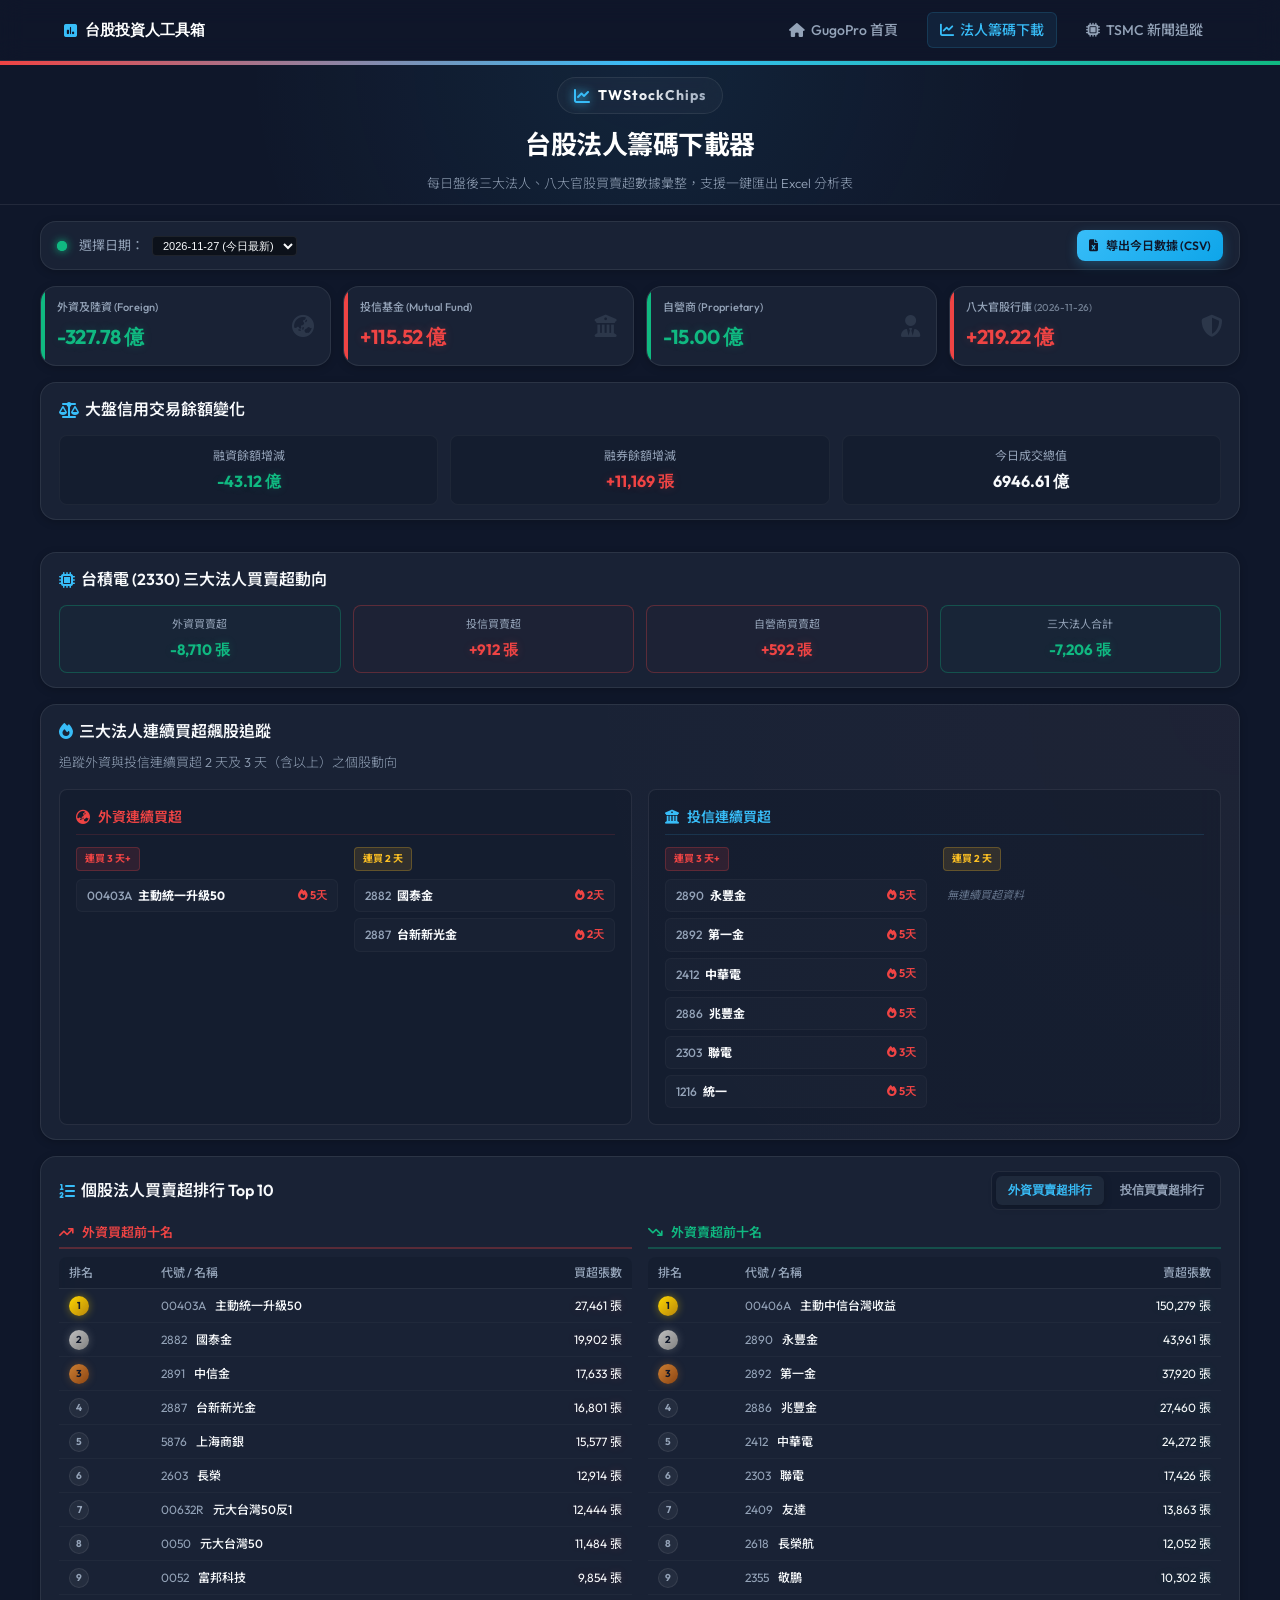
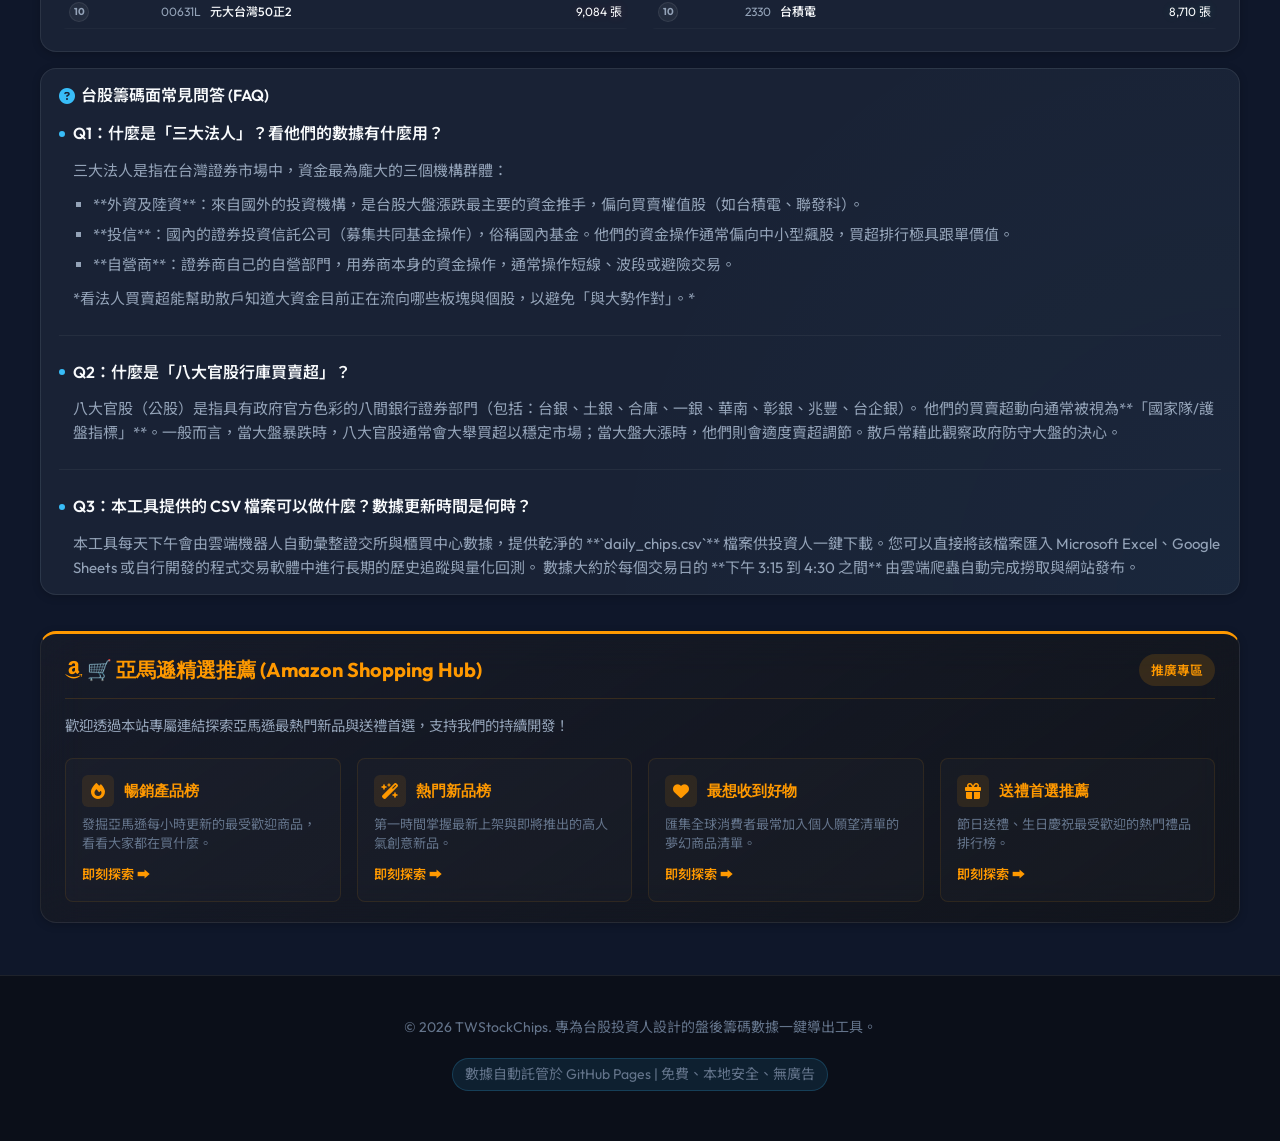
<file: index.html>
<!DOCTYPE html>
<html lang="zh-TW">
<head>
    <meta charset="UTF-8">
    <meta name="viewport" content="width=device-width, initial-scale=1.0">
    <title>台股法人籌碼下載器 | 每日三大法人、官股買賣超金額與個股排行一鍵導出</title>
    <meta name="description" content="免費且專業的台股盤後籌碼分析工具。每日下午自動更新外資、投信、自營商及八大官股買賣超金額，提供個股買賣超 Top 10 排行與融資融券數據，支援一鍵下載 CSV/Excel。">
    <!-- Google Fonts -->
    <link rel="preconnect" href="https://fonts.googleapis.com">
    <link rel="preconnect" href="https://fonts.gstatic.com" crossorigin>
    <link href="https://fonts.googleapis.com/css2?family=Noto+Sans+TC:wght@300;400;500;700&family=Outfit:wght@300;400;500;600;700&display=swap" rel="stylesheet">
    <!-- FontAwesome 圖示 -->
    <link rel="stylesheet" href="https://cdnjs.cloudflare.com/ajax/libs/font-awesome/6.4.0/css/all.min.css">
    <link rel="stylesheet" href="style.css">
    <!-- Busuanzi View Counter -->
    <script async src="//busuanzi.ibruce.info/busuanzi/2.3/busuanzi.pure.mini.js"></script>
    <!-- Google Analytics 4 (GA4) -->
    <script async src="https://www.googletagmanager.com/gtag/js?id=G-GF1DYLWMKX"></script>
    <script>
        window.dataLayer = window.dataLayer || [];
        function gtag(){dataLayer.push(arguments);}
        gtag('js', new Date());
        gtag('config', 'G-GF1DYLWMKX');
    </script>
</head>
<body>

    <!-- 頂部導覽列 -->
    <nav class="top-nav">
        <div class="container nav-container">
            <div class="nav-brand">
                <i class="fa-solid fa-square-poll-vertical" style="color: var(--color-accent);"></i>
                <span>台股投資人工具箱</span>
            </div>
            <div class="nav-links">
                <a href="https://gugopro.com" class="nav-link" target="_blank"><i class="fa-solid fa-house"></i> GugoPro 首頁</a>
                <a href="./" class="nav-link active"><i class="fa-solid fa-chart-line"></i> 法人籌碼下載</a>
                <a href="tsmc-news/" class="nav-link"><i class="fa-solid fa-microchip"></i> TSMC 新聞追蹤</a>
            </div>
        </div>
    </nav>

    <!-- 頂部金融終端風格 Header -->
    <header class="app-header">
        <div class="header-bg-gradient"></div>
        <div class="container header-content">
            <div class="logo">
                <i class="fa-solid fa-chart-line logo-icon"></i>
                <span class="logo-text">TWStockChips</span>
            </div>
            <h1>台股法人籌碼下載器</h1>
            <p class="subtitle">每日盤後三大法人、八大官股買賣超數據彙整，支援一鍵匯出 Excel 分析表</p>
        </div>
    </header>

    <main class="container main-content">
        <!-- 頂部狀態列與下載按鈕 -->
        <section class="status-download-bar animate-fade-in">
            <div class="status-info">
                <span class="pulse-indicator"></span>
                <span class="status-text" style="display: inline-flex; align-items: center; gap: 8px;">
                    選擇日期：
                    <select id="date-select" style="background: rgba(0,0,0,0.5); border: 1px solid var(--border-color); color: var(--text-primary); border-radius: 4px; padding: 2px 6px; font-size: 11px; cursor: pointer; outline: none;">
                        <option value="today">加載中...</option>
                    </select>
                </span>
            </div>
            <div class="download-actions">
                <a href="data/daily_chips.csv" download id="link-download-csv" class="btn btn-primary btn-sm">
                    <i class="fa-solid fa-file-excel"></i> 導出今日數據 (CSV)
                </a>

            </div>
        </section>


        <!-- 第一部分：三大法人與官股買賣超卡片 (台股習慣：紅買綠賣) -->
        <section class="summary-grid animate-fade-in delay-100">
            <!-- 外資 -->
            <div class="card stat-card" id="card-foreign">
                <div class="card-inner-flex">
                    <div>
                        <span class="stat-title">外資及陸資 (Foreign)</span>
                        <h3 class="stat-value" id="val-foreign">0.0 億</h3>
                    </div>
                    <i class="fa-solid fa-earth-asia stat-card-icon"></i>
                </div>
            </div>
            <!-- 投信 -->
            <div class="card stat-card" id="card-trust">
                <div class="card-inner-flex">
                    <div>
                        <span class="stat-title">投信基金 (Mutual Fund)</span>
                        <h3 class="stat-value" id="val-trust">0.0 億</h3>
                    </div>
                    <i class="fa-solid fa-building-columns stat-card-icon"></i>
                </div>
            </div>
            <!-- 自營商 -->
            <div class="card stat-card" id="card-dealer">
                <div class="card-inner-flex">
                    <div>
                        <span class="stat-title">自營商 (Proprietary)</span>
                        <h3 class="stat-value" id="val-dealer">0.0 億</h3>
                    </div>
                    <i class="fa-solid fa-user-tie stat-card-icon"></i>
                </div>
            </div>
            <!-- 八大官股 -->
            <div class="card stat-card" id="card-gov">
                <div class="card-inner-flex">
                    <div>
                        <span class="stat-title">八大官股行庫 (Gov Banks)</span>
                        <h3 class="stat-value" id="val-gov">0.0 億</h3>
                    </div>
                    <i class="fa-solid fa-shield-halved stat-card-icon"></i>
                </div>
            </div>
        </section>

        <!-- 第二部分：大盤信用交易與融資融券 -->
        <section class="card margin-card animate-fade-in delay-200">
            <h2 class="card-title"><i class="fa-solid fa-balance-scale text-accent"></i> 大盤信用交易餘額變化</h2>
            <div class="margin-grid">
                <div class="margin-box">
                    <span class="margin-label">融資餘額增減</span>
                    <span class="margin-value" id="val-margin-buy">0.0 億</span>
                </div>
                <div class="margin-box">
                    <span class="margin-label">融券餘額增減</span>
                    <span class="margin-value" id="val-margin-sell">0 張</span>
                </div>
                <div class="margin-box">
                    <span class="margin-label">今日成交總值</span>
                    <span class="margin-value" id="val-total-volume">0.0 億</span>
                </div>
            </div>
        </section>

        <!-- 新增部分：台積電 (2330) 三大法人買賣超 -->
        <section class="card tsmc-chips-card animate-fade-in delay-200">
            <h2 class="card-title"><i class="fa-solid fa-microchip text-accent"></i> 台積電 (2330) 三大法人買賣超動向</h2>
            <div class="tsmc-chips-grid">
                <div class="tsmc-box" id="tsmc-box-foreign">
                    <span class="tsmc-label">外資買賣超</span>
                    <span class="tsmc-value" id="val-tsmc-foreign">0 張</span>
                </div>
                <div class="tsmc-box" id="tsmc-box-trust">
                    <span class="tsmc-label">投信買賣超</span>
                    <span class="tsmc-value" id="val-tsmc-trust">0 張</span>
                </div>
                <div class="tsmc-box" id="tsmc-box-dealer">
                    <span class="tsmc-label">自營商買賣超</span>
                    <span class="tsmc-value" id="val-tsmc-dealer">0 張</span>
                </div>
                <div class="tsmc-box" id="tsmc-box-total">
                    <span class="tsmc-label">三大法人合計</span>
                    <span class="tsmc-value" id="val-tsmc-total">0 張</span>
                </div>
            </div>
        </section>

        <!-- 新增部分：三大法人連續買超追蹤 -->
        <section class="card streak-card animate-fade-in delay-200">
            <h2 class="card-title" style="margin-bottom: 8px;"><i class="fa-solid fa-fire text-accent"></i> 三大法人連續買超飆股追蹤</h2>
            <p class="subtitle" style="text-align: left; margin: 0 0 16px 0; font-size: 13px;">追蹤外資與投信連續買超 2 天及 3 天（含以上）之個股動向</p>
            <div class="streak-grid">
                <!-- 外資連續買超 -->
                <div class="streak-box">
                    <h3 class="streak-subtitle subtitle-foreign"><i class="fa-solid fa-earth-asia"></i> 外資連續買超</h3>
                    <div class="streak-list-wrapper">
                        <div class="streak-sub-box">
                            <span class="streak-badge badge-3d">連買 3 天+</span>
                            <ul class="streak-list" id="list-foreign-streak-3d">
                                <li class="streak-empty">無連續買超資料</li>
                            </ul>
                        </div>
                        <div class="streak-sub-box">
                            <span class="streak-badge badge-2d">連買 2 天</span>
                            <ul class="streak-list" id="list-foreign-streak-2d">
                                <li class="streak-empty">無連續買超資料</li>
                            </ul>
                        </div>
                    </div>
                </div>
                <!-- 投信連續買超 -->
                <div class="streak-box">
                    <h3 class="streak-subtitle subtitle-trust"><i class="fa-solid fa-building-columns"></i> 投信連續買超</h3>
                    <div class="streak-list-wrapper">
                        <div class="streak-sub-box">
                            <span class="streak-badge badge-3d">連買 3 天+</span>
                            <ul class="streak-list" id="list-trust-streak-3d">
                                <li class="streak-empty">無連續買超資料</li>
                            </ul>
                        </div>
                        <div class="streak-sub-box">
                            <span class="streak-badge badge-2d">連買 2 天</span>
                            <ul class="streak-list" id="list-trust-streak-2d">
                                <li class="streak-empty">無連續買超資料</li>
                            </ul>
                        </div>
                    </div>
                </div>
            </div>
        </section>

        <!-- 第三部分：個股買賣超 Top 10 排行表 (Tabs 切換) -->
        <section class="card ranking-card animate-fade-in delay-200">
            <div class="ranking-header">
                <h2 class="card-title"><i class="fa-solid fa-list-ol text-accent"></i> 個股法人買賣超排行 Top 10</h2>
                <!-- Tabs 選單 -->
                <div class="tab-buttons">
                    <button class="tab-btn active" data-tab="tab-foreign">外資買賣超排行</button>
                    <button class="tab-btn" data-tab="tab-trust">投信買賣超排行</button>
                </div>
            </div>

            <!-- 外資 Tab -->
            <div class="tab-content active" id="tab-foreign">
                <div class="tables-wrapper">
                    <!-- 買超 -->
                    <div class="table-box">
                        <h3 class="table-subtitle subtitle-buy"><i class="fa-solid fa-arrow-trend-up"></i> 外資買超前十名</h3>
                        <div class="table-responsive">
                            <table class="chips-table">
                                <thead>
                                    <tr>
                                        <th>排名</th>
                                        <th>代號 / 名稱</th>
                                        <th class="text-right">買超張數</th>
                                    </tr>
                                </thead>
                                <tbody id="table-foreign-buy-body">
                                    <tr><td colspan="3" class="text-center">讀取中...</td></tr>
                                </tbody>
                            </table>
                        </div>
                    </div>
                    <!-- 賣超 -->
                    <div class="table-box">
                        <h3 class="table-subtitle subtitle-sell"><i class="fa-solid fa-arrow-trend-down"></i> 外資賣超前十名</h3>
                        <div class="table-responsive">
                            <table class="chips-table">
                                <thead>
                                    <tr>
                                        <th>排名</th>
                                        <th>代號 / 名稱</th>
                                        <th class="text-right">賣超張數</th>
                                    </tr>
                                </thead>
                                <tbody id="table-foreign-sell-body">
                                    <tr><td colspan="3" class="text-center">讀取中...</td></tr>
                                </tbody>
                            </table>
                        </div>
                    </div>
                </div>
            </div>

            <!-- 投信 Tab -->
            <div class="tab-content" id="tab-trust">
                <div class="tables-wrapper">
                    <!-- 買超 -->
                    <div class="table-box">
                        <h3 class="table-subtitle subtitle-buy"><i class="fa-solid fa-arrow-trend-up"></i> 投信買超前十名</h3>
                        <div class="table-responsive">
                            <table class="chips-table">
                                <thead>
                                    <tr>
                                        <th>排名</th>
                                        <th>代號 / 名稱</th>
                                        <th class="text-right">買超張數</th>
                                    </tr>
                                </thead>
                                <tbody id="table-trust-buy-body">
                                    <tr><td colspan="3" class="text-center">讀取中...</td></tr>
                                </tbody>
                            </table>
                        </div>
                    </div>
                    <!-- 賣超 -->
                    <div class="table-box">
                        <h3 class="table-subtitle subtitle-sell"><i class="fa-solid fa-arrow-trend-down"></i> 投信賣超前十名</h3>
                        <div class="table-responsive">
                            <table class="chips-table">
                                <thead>
                                    <tr>
                                        <th>排名</th>
                                        <th>代號 / 名稱</th>
                                        <th class="text-right">賣超張數</th>
                                    </tr>
                                </thead>
                                <tbody id="table-trust-sell-body">
                                    <tr><td colspan="3" class="text-center">讀取中...</td></tr>
                                </tbody>
                            </table>
                        </div>
                    </div>
                </div>
            </div>
        </section>

        <!-- SEO FAQ 常見問題問答區 -->
        <section class="card faq-card animate-fade-in delay-300">
            <h2 class="card-title"><i class="fa-solid fa-circle-question text-accent"></i> 台股籌碼面常見問答 (FAQ)</h2>
            <div class="faq-list">
                <div class="faq-item">
                    <h3 class="faq-question">Q1：什麼是「三大法人」？看他們的數據有什麼用？</h3>
                    <div class="faq-answer">
                        三大法人是指在台灣證券市場中，資金最為龐大的三個機構群體：
                        <ul>
                            <li>**外資及陸資**：來自國外的投資機構，是台股大盤漲跌最主要的資金推手，偏向買賣權值股（如台積電、聯發科）。</li>
                            <li>**投信**：國內的證券投資信託公司（募集共同基金操作），俗稱國內基金。他們的資金操作通常偏向中小型飆股，買超排行極具跟單價值。</li>
                            <li>**自營商**：證券商自己的自營部門，用券商本身的資金操作，通常操作短線、波段或避險交易。</li>
                        </ul>
                        *看法人買賣超能幫助散戶知道大資金目前正在流向哪些板塊與個股，以避免「與大勢作對」。*
                    </div>
                </div>
                <div class="faq-item">
                    <h3 class="faq-question">Q2：什麼是「八大官股行庫買賣超」？</h3>
                    <div class="faq-answer">
                        八大官股（公股）是指具有政府官方色彩的八間銀行證券部門（包括：台銀、土銀、合庫、一銀、華南、彰銀、兆豐、台企銀）。
                        他們的買賣超動向通常被視為**「國家隊/護盤指標」**。一般而言，當大盤暴跌時，八大官股通常會大舉買超以穩定市場；當大盤大漲時，他們則會適度賣超調節。散戶常藉此觀察政府防守大盤的決心。
                    </div>
                </div>
                <div class="faq-item">
                    <h3 class="faq-question">Q3：本工具提供的 CSV 檔案可以做什麼？數據更新時間是何時？</h3>
                    <div class="faq-answer">
                        本工具每天下午會由雲端機器人自動彙整證交所與櫃買中心數據，提供乾淨的 **`daily_chips.csv`** 檔案供投資人一鍵下載。您可以直接將該檔案匯入 Microsoft Excel、Google Sheets 或自行開發的程式交易軟體中進行長期的歷史追蹤與量化回測。
                        數據大約於每個交易日的 **下午 3:15 到 4:30 之間** 由雲端爬蟲自動完成撈取與網站發布。
                    </div>
                </div>
            </div>
        </section>

        <!-- Amazon Affiliate Card -->
        <div class="card amazon-affiliate-card" style="border-top: 3px solid #ff9900; background: linear-gradient(145deg, rgba(255, 153, 0, 0.03) 0%, rgba(20, 20, 20, 0.6) 100%); padding: 20px 24px; margin-top: 20px; margin-bottom: 20px;">
            <div class="card-header-flex" style="display: flex; justify-content: space-between; align-items: center; border-bottom: 1px solid rgba(255, 153, 0, 0.15); padding-bottom: 12px; margin-bottom: 16px;">
                <h2 class="section-title" style="margin: 0; font-size: 1.25rem; font-family: 'Outfit', sans-serif; font-weight: 700; color: #ff9900;">
                    <i class="fa-brands fa-amazon"></i> 🛒 亞馬遜精選推薦 (Amazon Shopping Hub)
                </h2>
                <span class="badge" style="padding: 6px 12px; font-size: 0.8rem; font-weight: 600; border-radius: 20px; background: rgba(255, 153, 0, 0.15); color: #ff9900;">
                    推廣專區
                </span>
            </div>
            <p style="margin-bottom: 20px; font-size: 0.9rem; line-height: 1.6; color: var(--text-secondary);">
                歡迎透過本站專屬連結探索亞馬遜最熱門新品與送禮首選，支持我們的持續開發！
            </p>
            <div style="display: grid; grid-template-columns: repeat(auto-fit, minmax(200px, 1fr)); gap: 16px;">
                <!-- Bestsellers -->
                <a href="https://www.amazon.com/gp/bestsellers?tag=9908qq-20" target="_blank" class="amz-item-card" style="text-decoration: none; display: flex; flex-direction: column; background: rgba(255, 255, 255, 0.02); border: 1px solid rgba(255, 153, 0, 0.1); border-radius: 8px; padding: 16px; transition: all 0.25s ease; height: 100%;">
                    <div style="display: flex; align-items: center; gap: 10px; margin-bottom: 8px;">
                        <div style="background: rgba(255, 153, 0, 0.1); width: 32px; height: 32px; border-radius: 6px; display: flex; align-items: center; justify-content: center; color: #ff9900;">
                            <i class="fa-solid fa-fire" style="font-size: 1rem;"></i>
                        </div>
                        <strong style="color: #ff9900; font-size: 0.95rem; font-family: 'Outfit', sans-serif;">暢銷產品榜</strong>
                    </div>
                    <p style="font-size: 0.82rem; color: var(--text-muted); line-height: 1.4; margin-bottom: 12px; flex-grow: 1;">
                        發掘亞馬遜每小時更新的最受歡迎商品，看看大家都在買什麼。
                    </p>
                    <div style="color: #ff9900; font-size: 0.82rem; font-weight: 600; display: flex; align-items: center; gap: 4px;">
                        <span>即刻探索 ➡️</span>
                    </div>
                </a>
                <!-- New Releases -->
                <a href="https://www.amazon.com/gp/new-releases?tag=9908qq-20" target="_blank" class="amz-item-card" style="text-decoration: none; display: flex; flex-direction: column; background: rgba(255, 255, 255, 0.02); border: 1px solid rgba(255, 153, 0, 0.1); border-radius: 8px; padding: 16px; transition: all 0.25s ease; height: 100%;">
                    <div style="display: flex; align-items: center; gap: 10px; margin-bottom: 8px;">
                        <div style="background: rgba(255, 153, 0, 0.1); width: 32px; height: 32px; border-radius: 6px; display: flex; align-items: center; justify-content: center; color: #ff9900;">
                            <i class="fa-solid fa-wand-magic-sparkles" style="font-size: 1rem;"></i>
                        </div>
                        <strong style="color: #ff9900; font-size: 0.95rem; font-family: 'Outfit', sans-serif;">熱門新品榜</strong>
                    </div>
                    <p style="font-size: 0.82rem; color: var(--text-muted); line-height: 1.4; margin-bottom: 12px; flex-grow: 1;">
                        第一時間掌握最新上架與即將推出的高人氣創意新品。
                    </p>
                    <div style="color: #ff9900; font-size: 0.82rem; font-weight: 600; display: flex; align-items: center; gap: 4px;">
                        <span>即刻探索 ➡️</span>
                    </div>
                </a>
                <!-- Most Wished For -->
                <a href="https://www.amazon.com/gp/most-wished-for?tag=9908qq-20" target="_blank" class="amz-item-card" style="text-decoration: none; display: flex; flex-direction: column; background: rgba(255, 255, 255, 0.02); border: 1px solid rgba(255, 153, 0, 0.1); border-radius: 8px; padding: 16px; transition: all 0.25s ease; height: 100%;">
                    <div style="display: flex; align-items: center; gap: 10px; margin-bottom: 8px;">
                        <div style="background: rgba(255, 153, 0, 0.1); width: 32px; height: 32px; border-radius: 6px; display: flex; align-items: center; justify-content: center; color: #ff9900;">
                            <i class="fa-solid fa-heart" style="font-size: 1rem;"></i>
                        </div>
                        <strong style="color: #ff9900; font-size: 0.95rem; font-family: 'Outfit', sans-serif;">最想收到好物</strong>
                    </div>
                    <p style="font-size: 0.82rem; color: var(--text-muted); line-height: 1.4; margin-bottom: 12px; flex-grow: 1;">
                        匯集全球消費者最常加入個人願望清單的夢幻商品清單。
                    </p>
                    <div style="color: #ff9900; font-size: 0.82rem; font-weight: 600; display: flex; align-items: center; gap: 4px;">
                        <span>即刻探索 ➡️</span>
                    </div>
                </a>
                <!-- Gift Ideas -->
                <a href="https://www.amazon.com/gp/most-gifted?tag=9908qq-20" target="_blank" class="amz-item-card" style="text-decoration: none; display: flex; flex-direction: column; background: rgba(255, 255, 255, 0.02); border: 1px solid rgba(255, 153, 0, 0.1); border-radius: 8px; padding: 16px; transition: all 0.25s ease; height: 100%;">
                    <div style="display: flex; align-items: center; gap: 10px; margin-bottom: 8px;">
                        <div style="background: rgba(255, 153, 0, 0.1); width: 32px; height: 32px; border-radius: 6px; display: flex; align-items: center; justify-content: center; color: #ff9900;">
                            <i class="fa-solid fa-gift" style="font-size: 1rem;"></i>
                        </div>
                        <strong style="color: #ff9900; font-size: 0.95rem; font-family: 'Outfit', sans-serif;">送禮首選推薦</strong>
                    </div>
                    <p style="font-size: 0.82rem; color: var(--text-muted); line-height: 1.4; margin-bottom: 12px; flex-grow: 1;">
                        節日送禮、生日慶祝最受歡迎的熱門禮品排行榜。
                    </p>
                    <div style="color: #ff9900; font-size: 0.82rem; font-weight: 600; display: flex; align-items: center; gap: 4px;">
                        <span>即刻探索 ➡️</span>
                    </div>
                </a>
            </div>
        </div>
    </main>

    <!-- 頁尾 -->
    <footer class="app-footer">
        <div class="container">
            <p>© 2026 TWStockChips. 專為台股投資人設計的盤後籌碼數據一鍵導出工具。</p>
            <p class="github-badge">數據自動託管於 GitHub Pages | 免費、本地安全、無廣告</p>
        </div>
    
            <p class="view-counter-box" id="busuanzi_container_site_pv" style="display:none; font-size: 0.85rem; color: var(--text-muted); margin-top: 5px; margin-bottom: 10px; text-align: center;">
                <i class="fa-solid fa-eye" style="margin-right: 5px; color: var(--color-blue, #38bdf8);"></i> 
                本站總瀏覽量：<span id="busuanzi_value_site_pv" style="font-weight: 600; color: var(--color-blue, #38bdf8);">...</span> 次 | 
                <i class="fa-solid fa-user" style="margin-right: 5px; color: var(--color-green, #34d399);"></i> 
                訪客數：<span id="busuanzi_value_site_uv" style="font-weight: 600; color: var(--color-green, #34d399);">...</span> 人
            </p>
</footer>

    <!-- JavaScript 邏輯 -->
    <script src="app.js"></script>
</body>
</html>
</file>
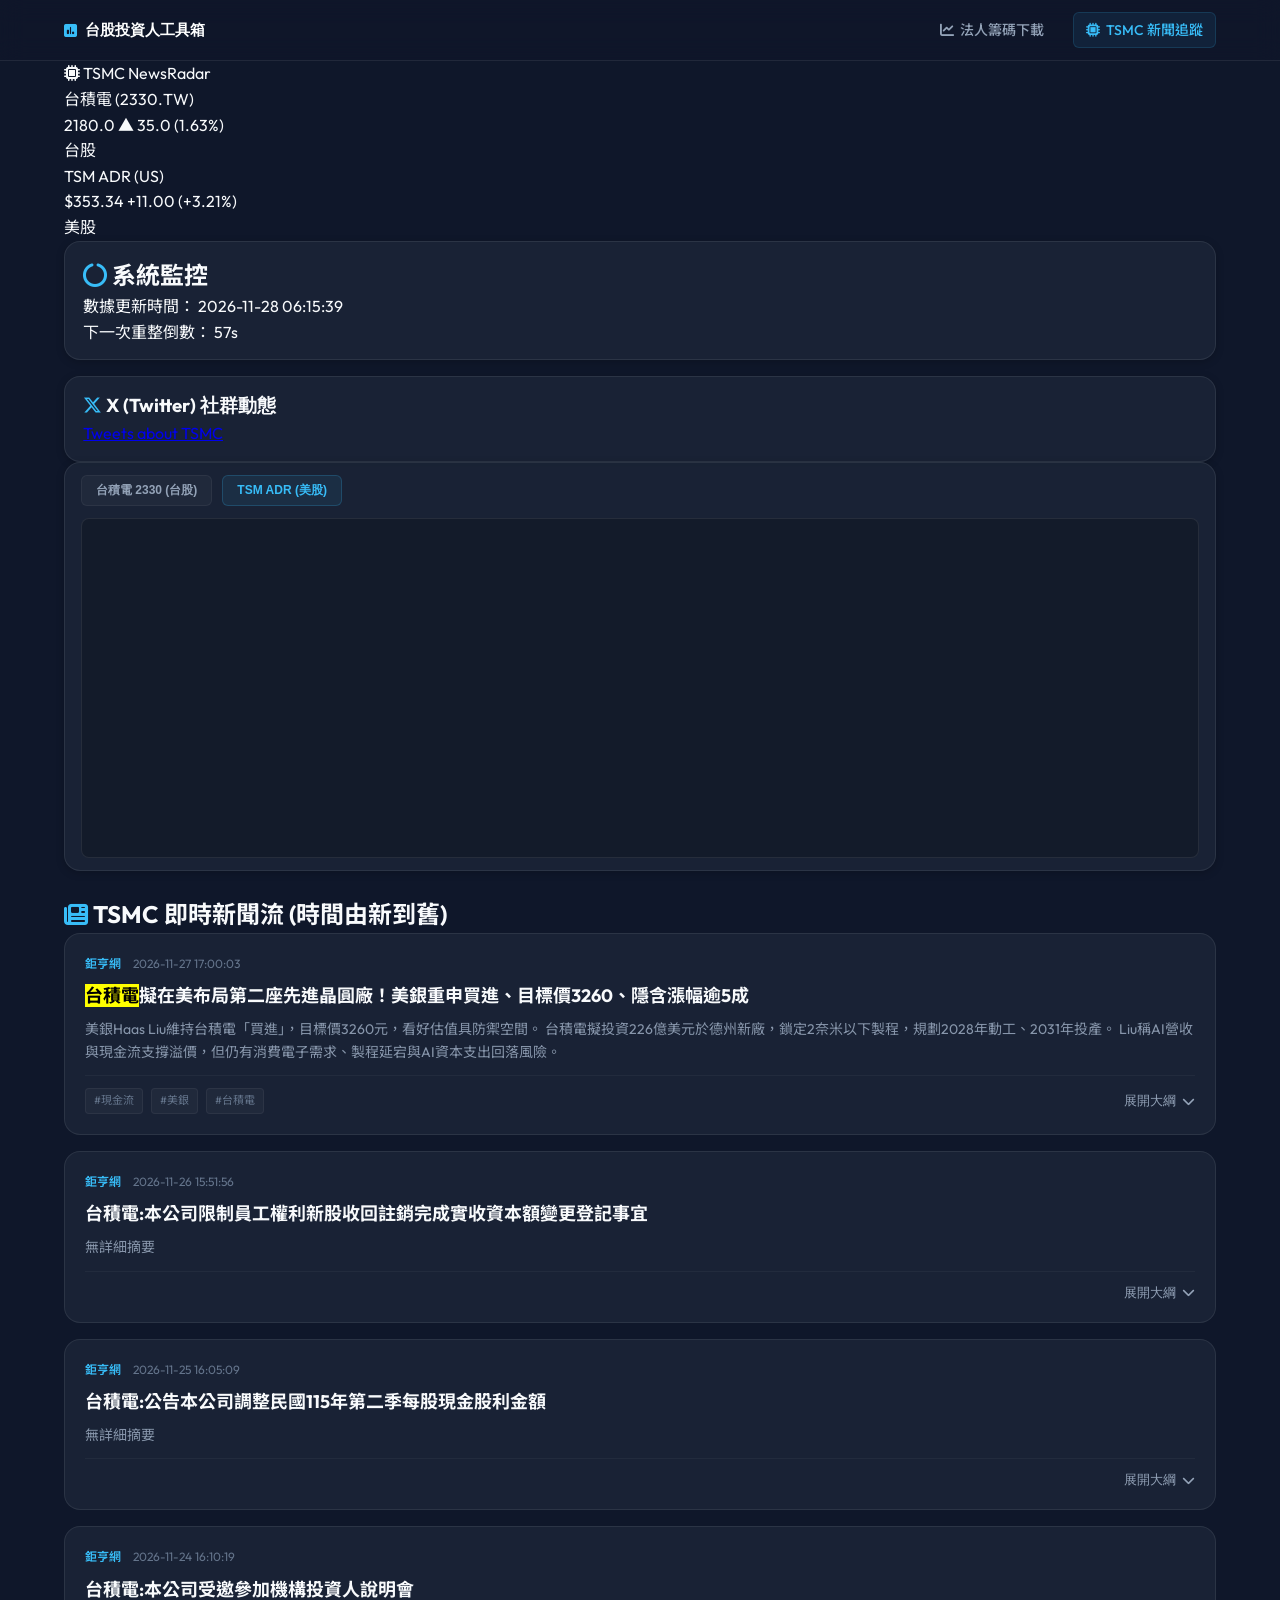
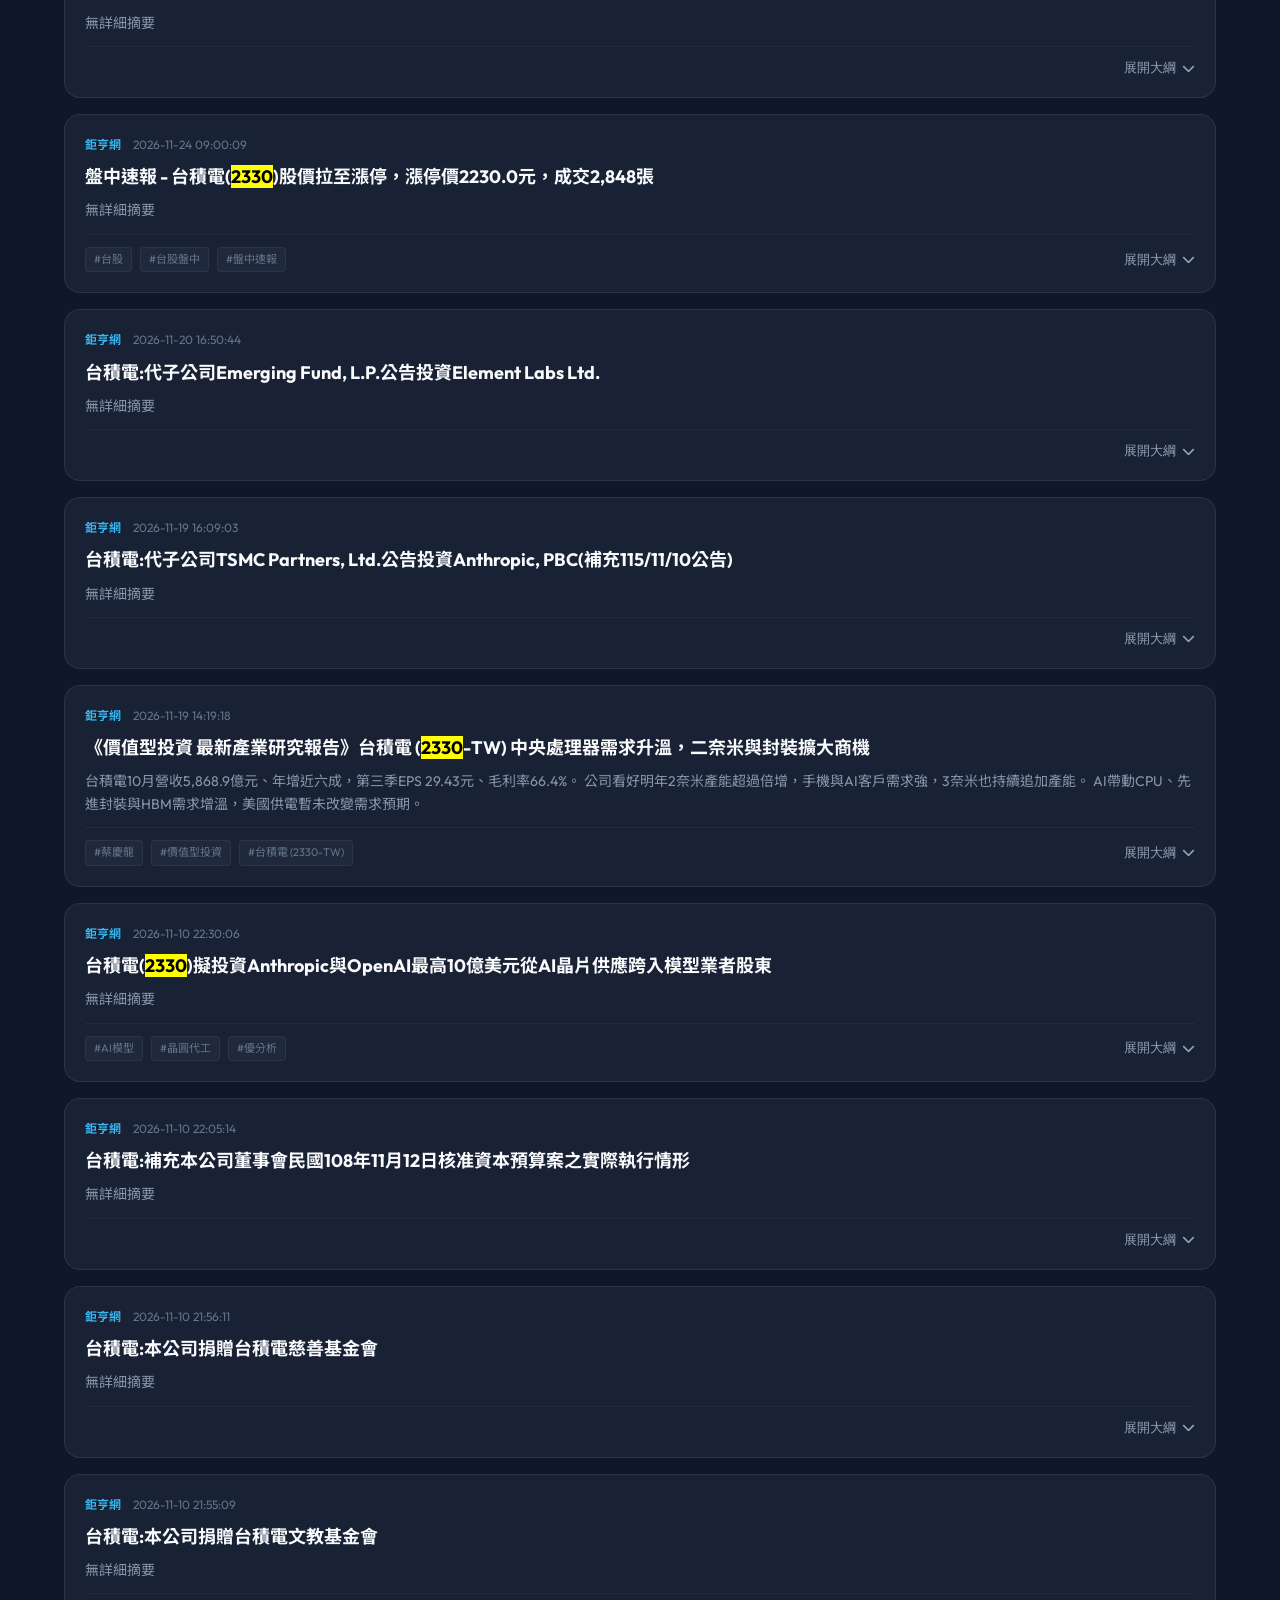
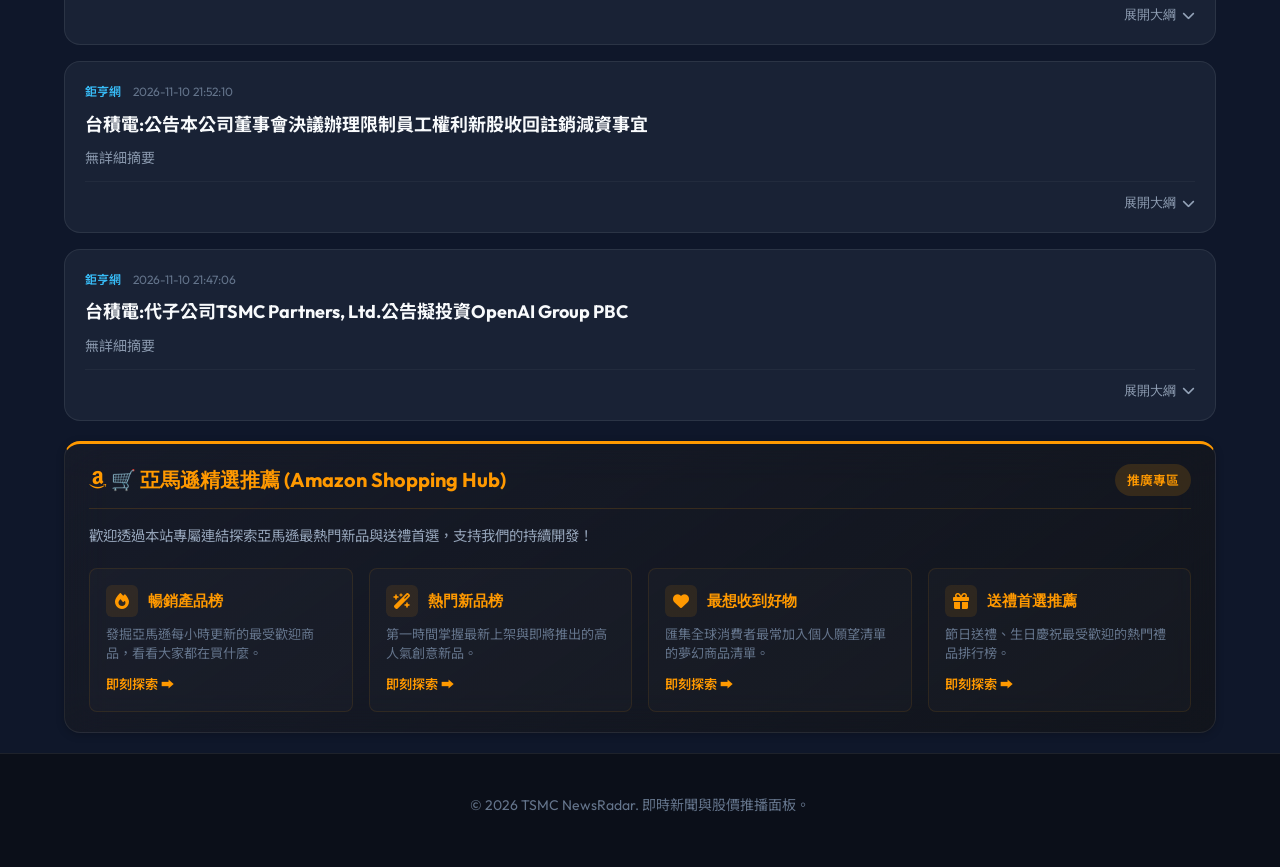
<file: tsmc-news/index.html>
<!DOCTYPE html>
<html lang="zh-TW">
<head>
    <meta charset="UTF-8">
    <meta name="viewport" content="width=device-width, initial-scale=1.0">
    <title>台積電 (2330/TSM) 即時新聞訂閱與股價追蹤器</title>
    <meta name="description" content="台積電 (TSMC) 即時新聞搜尋器。每分鐘自動爬取鉅亨網最新新聞，整合台股2330與美股TSM ADR即時行情，支援 Email 與 Telegram 推播訂閱。">
    <!-- Google Fonts -->
    <link rel="preconnect" href="https://fonts.googleapis.com">
    <link rel="preconnect" href="https://fonts.gstatic.com" crossorigin>
    <link href="https://fonts.googleapis.com/css2?family=Fira+Code:wght@400;500&family=Noto+Sans+TC:wght@300;400;500;700&family=Outfit:wght@300;400;500;600;700&display=swap" rel="stylesheet">
    <!-- FontAwesome 圖示 -->
    <link rel="stylesheet" href="https://cdnjs.cloudflare.com/ajax/libs/font-awesome/6.4.0/css/all.min.css">
    <link rel="stylesheet" href="style.css">
    <!-- Busuanzi View Counter -->
    <script async src="//busuanzi.ibruce.info/busuanzi/2.3/busuanzi.pure.mini.js"></script>
</head>
<body>

    <!-- 頂部導覽列 -->
    <nav class="top-nav">
        <div class="container nav-container">
            <div class="nav-brand">
                <i class="fa-solid fa-square-poll-vertical" style="color: var(--color-accent);"></i>
                <span>台股投資人工具箱</span>
            </div>
            <div class="nav-links">
                <a href="../" class="nav-link"><i class="fa-solid fa-chart-line"></i> 法人籌碼下載</a>
                <a href="./" class="nav-link active"><i class="fa-solid fa-microchip"></i> TSMC 新聞追蹤</a>
            </div>
        </div>
    </nav>

    <!-- 頂部股價即時板 -->
    <header class="ticker-header">
        <div class="ticker-gradient"></div>
        <div class="container ticker-container">
            <div class="brand">
                <i class="fa-solid fa-microchip brand-icon"></i>
                <span class="brand-name">TSMC NewsRadar</span>
            </div>
            
            <div class="ticker-wrapper">
                <!-- 台股 2330 -->
                <div class="ticker-card" id="ticker-tw">
                    <div class="ticker-info">
                        <span class="ticker-label">台積電 (2330.TW)</span>
                        <div class="ticker-price-row">
                            <span class="ticker-price" id="price-tw">0.0</span>
                            <span class="ticker-change" id="change-tw">0.0 (0.00%)</span>
                        </div>
                    </div>
                    <span class="market-badge badge-tw">台股</span>
                </div>
                
                <!-- 美股 TSM ADR -->
                <div class="ticker-card" id="ticker-us">
                    <div class="ticker-info">
                        <span class="ticker-label">TSM ADR (US)</span>
                        <div class="ticker-price-row">
                            <span class="ticker-price" id="price-us">$0.00</span>
                            <span class="ticker-change" id="change-us">0.0 (0.00%)</span>
                        </div>
                    </div>
                    <span class="market-badge badge-us">美股</span>
                </div>
            </div>
        </div>
    </header>

    <main class="container main-layout">
        <!-- 左側面板：統計與狀態控制 -->
        <aside class="sidebar-panel animate-fade-in">
            <!-- 更新狀態卡片 -->
            <div class="card status-card">
                <h2 class="section-title"><i class="fa-solid fa-circle-notch fa-spin text-accent"></i> 系統監控</h2>
                <div class="status-list">
                    <div class="status-item">
                        <span class="status-label">數據更新時間：</span>
                        <span class="status-value" id="last-updated">載入中...</span>
                    </div>
                    <div class="status-item">
                        <span class="status-label">下一次重整倒數：</span>
                        <span class="status-value highlight" id="countdown-timer">60s</span>
                    </div>
                </div>
            </div>



            <!-- Twitter/X Widget -->
            <div class="card twitter-widget-card" style="margin-top: 16px;">
                <h3 class="section-title" style="font-family: 'Outfit', sans-serif;"><i class="fa-brands fa-x-twitter text-accent"></i> X (Twitter) 社群動態</h3>
                <div style="max-height: 400px; overflow-y: auto; border-radius: 8px;">
                    <a class="twitter-timeline" data-height="350" data-theme="dark" href="https://twitter.com/TSMC_Share?ref_src=twsrc%5Etfw">Tweets about TSMC</a> 
                    <script async src="https://platform.twitter.com/widgets.js" charset="utf-8"></script>
                </div>
            </div>
        </aside>

        <!-- 右側面板：新聞主列表 -->
        <section class="news-panel animate-fade-in delay-100">
            <!-- TradingView Chart Widget with Switch Tabs -->
            <div class="tradingview-card card" style="margin-bottom: 24px; padding: 12px 16px;">
                <div class="chart-tabs" style="display: flex; gap: 10px; margin-bottom: 12px;">
                    <button class="chart-tab-btn" onclick="loadTvChart('TAIEX:2330')" style="background: rgba(255, 255, 255, 0.03); border: 1px solid rgba(255, 255, 255, 0.05); color: var(--text-secondary); padding: 6px 14px; border-radius: 6px; cursor: pointer; font-size: 12px; font-weight: 600; outline: none; transition: all 0.2s;">台積電 2330 (台股)</button>
                    <button class="chart-tab-btn active" onclick="loadTvChart('NYSE:TSM')" style="background: rgba(56, 189, 248, 0.08); border: 1px solid rgba(56, 189, 248, 0.2); color: var(--color-accent); padding: 6px 14px; border-radius: 6px; cursor: pointer; font-size: 12px; font-weight: 600; outline: none; transition: all 0.2s;">TSM ADR (美股)</button>
                </div>
                <div style="height: 340px; border-radius: 8px; overflow: hidden; border: 1px solid var(--border-color); background: rgba(0,0,0,0.2);">
                    <div id="tradingview_chart" style="height: 100%;"></div>
                </div>
            </div>
            
            <script type="text/javascript" src="https://s3.tradingview.com/tv.js"></script>
            <script type="text/javascript">
            function loadTvChart(symbol) {
                // Update tab buttons styles
                const btns = document.querySelectorAll('.chart-tab-btn');
                btns.forEach(btn => {
                    if (btn.getAttribute('onclick').includes(symbol)) {
                        btn.style.background = 'rgba(56, 189, 248, 0.08)';
                        btn.style.borderColor = 'rgba(56, 189, 248, 0.2)';
                        btn.style.color = 'var(--color-accent)';
                    } else {
                        btn.style.background = 'rgba(255, 255, 255, 0.03)';
                        btn.style.borderColor = 'rgba(255, 255, 255, 0.05)';
                        btn.style.color = 'var(--text-secondary)';
                    }
                });
                
                new TradingView.widget({
                    "autosize": true,
                    "symbol": symbol,
                    "interval": "D",
                    "timezone": "Asia/Taipei",
                    "theme": "dark",
                    "style": "1",
                    "locale": "zh_TW",
                    "enable_publishing": false,
                    "hide_side_toolbar": false,
                    "allow_symbol_change": true,
                    "container_id": "tradingview_chart"
                });
            }
            // Initial load
            document.addEventListener("DOMContentLoaded", () => {
                setTimeout(() => {
                    loadTvChart('NYSE:TSM');
                }, 500);
            });
            </script>

            <div class="news-header">
                <h2 class="main-title"><i class="fa-solid fa-newspaper text-accent"></i> TSMC 即時新聞流 (時間由新到舊)</h2>
            </div>

            <!-- 新聞容器 -->
            <div class="news-container" id="news-list">
                <!-- 預設載入狀態 -->
                <div class="news-loader">
                    <i class="fa-solid fa-spinner fa-spin loader-icon"></i>
                    <span>正在同步台積電最新新聞...</span>
                </div>
            </div>
        </section>

        <!-- Amazon Affiliate Card -->
        <div class="card amazon-affiliate-card" style="border-top: 3px solid #ff9900; background: linear-gradient(145deg, rgba(255, 153, 0, 0.03) 0%, rgba(20, 20, 20, 0.6) 100%); padding: 20px 24px; margin-top: 20px; margin-bottom: 20px; width: 100%;">
            <div class="card-header-flex" style="display: flex; justify-content: space-between; align-items: center; border-bottom: 1px solid rgba(255, 153, 0, 0.15); padding-bottom: 12px; margin-bottom: 16px;">
                <h2 class="section-title" style="margin: 0; font-size: 1.25rem; font-family: 'Outfit', sans-serif; font-weight: 700; color: #ff9900;">
                    <i class="fa-brands fa-amazon"></i> 🛒 亞馬遜精選推薦 (Amazon Shopping Hub)
                </h2>
                <span class="badge" style="padding: 6px 12px; font-size: 0.8rem; font-weight: 600; border-radius: 20px; background: rgba(255, 153, 0, 0.15); color: #ff9900;">
                    推廣專區
                </span>
            </div>
            <p style="margin-bottom: 20px; font-size: 0.9rem; line-height: 1.6; color: var(--text-secondary);">
                歡迎透過本站專屬連結探索亞馬遜最熱門新品與送禮首選，支持我們的持續開發！
            </p>
            <div style="display: grid; grid-template-columns: repeat(auto-fit, minmax(200px, 1fr)); gap: 16px;">
                <!-- Bestsellers -->
                <a href="https://www.amazon.com/gp/bestsellers?tag=9908qq-20" target="_blank" class="amz-item-card" style="text-decoration: none; display: flex; flex-direction: column; background: rgba(255, 255, 255, 0.02); border: 1px solid rgba(255, 153, 0, 0.1); border-radius: 8px; padding: 16px; transition: all 0.25s ease; height: 100%;">
                    <div style="display: flex; align-items: center; gap: 10px; margin-bottom: 8px;">
                        <div style="background: rgba(255, 153, 0, 0.1); width: 32px; height: 32px; border-radius: 6px; display: flex; align-items: center; justify-content: center; color: #ff9900;">
                            <i class="fa-solid fa-fire" style="font-size: 1rem;"></i>
                        </div>
                        <strong style="color: #ff9900; font-size: 0.95rem; font-family: 'Outfit', sans-serif;">暢銷產品榜</strong>
                    </div>
                    <p style="font-size: 0.82rem; color: var(--text-muted); line-height: 1.4; margin-bottom: 12px; flex-grow: 1;">
                        發掘亞馬遜每小時更新的最受歡迎商品，看看大家都在買什麼。
                    </p>
                    <div style="color: #ff9900; font-size: 0.82rem; font-weight: 600; display: flex; align-items: center; gap: 4px;">
                        <span>即刻探索 ➡️</span>
                    </div>
                </a>
                <!-- New Releases -->
                <a href="https://www.amazon.com/gp/new-releases?tag=9908qq-20" target="_blank" class="amz-item-card" style="text-decoration: none; display: flex; flex-direction: column; background: rgba(255, 255, 255, 0.02); border: 1px solid rgba(255, 153, 0, 0.1); border-radius: 8px; padding: 16px; transition: all 0.25s ease; height: 100%;">
                    <div style="display: flex; align-items: center; gap: 10px; margin-bottom: 8px;">
                        <div style="background: rgba(255, 153, 0, 0.1); width: 32px; height: 32px; border-radius: 6px; display: flex; align-items: center; justify-content: center; color: #ff9900;">
                            <i class="fa-solid fa-wand-magic-sparkles" style="font-size: 1rem;"></i>
                        </div>
                        <strong style="color: #ff9900; font-size: 0.95rem; font-family: 'Outfit', sans-serif;">熱門新品榜</strong>
                    </div>
                    <p style="font-size: 0.82rem; color: var(--text-muted); line-height: 1.4; margin-bottom: 12px; flex-grow: 1;">
                        第一時間掌握最新上架與即將推出的高人氣創意新品。
                    </p>
                    <div style="color: #ff9900; font-size: 0.82rem; font-weight: 600; display: flex; align-items: center; gap: 4px;">
                        <span>即刻探索 ➡️</span>
                    </div>
                </a>
                <!-- Most Wished For -->
                <a href="https://www.amazon.com/gp/most-wished-for?tag=9908qq-20" target="_blank" class="amz-item-card" style="text-decoration: none; display: flex; flex-direction: column; background: rgba(255, 255, 255, 0.02); border: 1px solid rgba(255, 153, 0, 0.1); border-radius: 8px; padding: 16px; transition: all 0.25s ease; height: 100%;">
                    <div style="display: flex; align-items: center; gap: 10px; margin-bottom: 8px;">
                        <div style="background: rgba(255, 153, 0, 0.1); width: 32px; height: 32px; border-radius: 6px; display: flex; align-items: center; justify-content: center; color: #ff9900;">
                            <i class="fa-solid fa-heart" style="font-size: 1rem;"></i>
                        </div>
                        <strong style="color: #ff9900; font-size: 0.95rem; font-family: 'Outfit', sans-serif;">最想收到好物</strong>
                    </div>
                    <p style="font-size: 0.82rem; color: var(--text-muted); line-height: 1.4; margin-bottom: 12px; flex-grow: 1;">
                        匯集全球消費者最常加入個人願望清單的夢幻商品清單。
                    </p>
                    <div style="color: #ff9900; font-size: 0.82rem; font-weight: 600; display: flex; align-items: center; gap: 4px;">
                        <span>即刻探索 ➡️</span>
                    </div>
                </a>
                <!-- Gift Ideas -->
                <a href="https://www.amazon.com/gp/most-gifted?tag=9908qq-20" target="_blank" class="amz-item-card" style="text-decoration: none; display: flex; flex-direction: column; background: rgba(255, 255, 255, 0.02); border: 1px solid rgba(255, 153, 0, 0.1); border-radius: 8px; padding: 16px; transition: all 0.25s ease; height: 100%;">
                    <div style="display: flex; align-items: center; gap: 10px; margin-bottom: 8px;">
                        <div style="background: rgba(255, 153, 0, 0.1); width: 32px; height: 32px; border-radius: 6px; display: flex; align-items: center; justify-content: center; color: #ff9900;">
                            <i class="fa-solid fa-gift" style="font-size: 1rem;"></i>
                        </div>
                        <strong style="color: #ff9900; font-size: 0.95rem; font-family: 'Outfit', sans-serif;">送禮首選推薦</strong>
                    </div>
                    <p style="font-size: 0.82rem; color: var(--text-muted); line-height: 1.4; margin-bottom: 12px; flex-grow: 1;">
                        節日送禮、生日慶祝最受歡迎的熱門禮品排行榜。
                    </p>
                    <div style="color: #ff9900; font-size: 0.82rem; font-weight: 600; display: flex; align-items: center; gap: 4px;">
                        <span>即刻探索 ➡️</span>
                    </div>
                </a>
            </div>
        </div>
    </main>

    <footer class="app-footer">
        <div class="container">
            <p>© 2026 TSMC NewsRadar. 即時新聞與股價推播面板。</p>
        </div>
    
            <p class="view-counter-box" id="busuanzi_container_site_pv" style="display:none; font-size: 0.85rem; color: var(--text-muted); margin-top: 5px; margin-bottom: 10px; text-align: center;">
                <i class="fa-solid fa-eye" style="margin-right: 5px; color: var(--color-blue, #38bdf8);"></i> 
                本站總瀏覽量：<span id="busuanzi_value_site_pv" style="font-weight: 600; color: var(--color-blue, #38bdf8);">...</span> 次 | 
                <i class="fa-solid fa-user" style="margin-right: 5px; color: var(--color-green, #34d399);"></i> 
                訪客數：<span id="busuanzi_value_site_uv" style="font-weight: 600; color: var(--color-green, #34d399);">...</span> 人
            </p>
</footer>

    <!-- JavaScript 邏輯 -->
    <script src="app.js"></script>
</body>
</html>
</file>
<file: style.css>
/* ==========================================================================
   台股法人籌碼下載器 - 專業金融終端風格樣式表 (style.css)
   ========================================================================== */

/* 全域變數定義 */
:root {
    --bg-primary: #0f172a;        /* 深藍黑背景 */
    --bg-secondary: #1e293b;      /* 區塊深灰藍 */
    --bg-card: rgba(30, 41, 59, 0.7); /* 半透明卡片 */
    --border-color: rgba(255, 255, 255, 0.08); /* 細微白邊框 */
    
    --text-primary: #f8fafc;      /* 亮白文字 */
    --text-secondary: #94a3b8;    /* 灰藍輔助字 */
    --text-muted: #64748b;        /* 暗灰說明字 */
    
    --color-buy: #ef4444;         /* 台股買進/上漲：紅色 */
    --color-buy-bg: rgba(239, 68, 68, 0.1);
    --color-buy-glow: rgba(239, 68, 68, 0.3);
    
    --color-sell: #10b981;        /* 台股賣出/下跌：綠色 */
    --color-sell-bg: rgba(16, 185, 129, 0.1);
    --color-sell-glow: rgba(16, 185, 129, 0.3);
    
    --color-accent: #38bdf8;      /* 金融科技藍 (Sky Blue) */
    --color-accent-hover: #0ea5e9;
    --color-accent-bg: rgba(56, 189, 248, 0.1);
    
    --font-sans: 'Outfit', 'Noto Sans TC', -apple-system, BlinkMacSystemFont, "Segoe UI", Roboto, Helvetica, Arial, sans-serif;
    --transition-fast: all 0.2s cubic-bezier(0.4, 0, 0.2, 1);
    --transition-normal: all 0.35s cubic-bezier(0.4, 0, 0.2, 1);
    
    --shadow-sm: 0 2px 8px rgba(0, 0, 0, 0.2);
    --shadow-md: 0 8px 30px rgba(0, 0, 0, 0.35);
    --shadow-glow: 0 0 15px rgba(56, 189, 248, 0.2);
    
    --border-radius-sm: 8px;
    --border-radius-md: 16px;
    --border-radius-lg: 24px;
}

/* 全域重設 */
*, *::before, *::after {
    box-sizing: border-box;
    margin: 0;
    padding: 0;
}

body {
    background-color: var(--bg-primary);
    color: var(--text-primary);
    font-family: var(--font-sans);
    line-height: 1.6;
    overflow-x: hidden;
    -webkit-font-smoothing: antialiased;
}

/* 捲軸美化 */
::-webkit-scrollbar {
    width: 8px;
    height: 8px;
}
::-webkit-scrollbar-track {
    background: var(--bg-primary);
}
::-webkit-scrollbar-thumb {
    background: #334155;
    border-radius: 4px;
}
::-webkit-scrollbar-thumb:hover {
    background: #475569;
}

/* 容器與版面配置 */
.container {
    width: 100%;
    max-width: 1200px;
    margin: 0 auto;
    padding: 0 24px;
}

/* 漸入動畫 */
@keyframes fadeInUp {
    from {
        opacity: 0;
        transform: translateY(20px);
    }
    to {
        opacity: 1;
        transform: translateY(0);
    }
}

.animate-fade-in {
    opacity: 0;
    animation: fadeInUp 0.6s cubic-bezier(0.16, 1, 0.3, 1) forwards;
}

.delay-100 { animation-delay: 0.1s; }
.delay-200 { animation-delay: 0.2s; }
.delay-300 { animation-delay: 0.3s; }

/* 頂部 Header 樣式 */
.app-header {
    position: relative;
    padding: 16px 0 10px;
    background: radial-gradient(circle at top, rgba(56, 189, 248, 0.08) 0%, rgba(15, 23, 42, 0) 60%);
    border-bottom: 1px solid var(--border-color);
    text-align: center;
}

.header-bg-gradient {
    position: absolute;
    top: 0;
    left: 0;
    right: 0;
    height: 4px;
    background: linear-gradient(90deg, var(--color-buy), var(--color-accent), var(--color-sell));
}

.logo {
    display: inline-flex;
    align-items: center;
    gap: 8px;
    padding: 6px 16px;
    background: rgba(255, 255, 255, 0.03);
    border: 1px solid var(--border-color);
    border-radius: 30px;
    margin-bottom: 10px;
    backdrop-filter: blur(10px);
}

.logo-icon {
    color: var(--color-accent);
    font-size: 16px;
    filter: drop-shadow(0 0 5px var(--color-accent));
}

.logo-text {
    font-family: 'Outfit', sans-serif;
    font-weight: 700;
    letter-spacing: 1px;
    font-size: 14px;
    background: linear-gradient(135deg, #fff 30%, var(--text-secondary));
    -webkit-background-clip: text;
    -webkit-text-fill-color: transparent;
}

.app-header h1 {
    font-size: 26px;
    font-weight: 700;
    letter-spacing: -0.5px;
    margin-bottom: 8px;
    background: linear-gradient(135deg, #ffffff 60%, var(--text-secondary));
    -webkit-background-clip: text;
    -webkit-text-fill-color: transparent;
}

.subtitle {
    font-size: 13px;
    color: var(--text-secondary);
    max-width: 600px;
    margin: 0 auto;
    font-weight: 300;
}

/* 主版面配置 */
.main-content {
    padding: 16px 0 32px;
    display: flex;
    flex-direction: column;
    gap: 16px;
}

/* 狀態與下載工具列 */
.status-download-bar {
    display: flex;
    justify-content: space-between;
    align-items: center;
    padding: 8px 16px;
    background: var(--bg-card);
    border: 1px solid var(--border-color);
    border-radius: var(--border-radius-md);
    backdrop-filter: blur(20px);
    box-shadow: var(--shadow-sm);
}

.status-info {
    display: flex;
    align-items: center;
    gap: 12px;
}

.pulse-indicator {
    width: 10px;
    height: 10px;
    background-color: var(--color-sell);
    border-radius: 50%;
    position: relative;
    box-shadow: 0 0 8px var(--color-sell);
}

.pulse-indicator::after {
    content: '';
    position: absolute;
    width: 100%;
    height: 100%;
    background-color: inherit;
    border-radius: 50%;
    animation: pulse 2s infinite ease-in-out;
}

@keyframes pulse {
    0% { transform: scale(1); opacity: 0.8; }
    100% { transform: scale(2.8); opacity: 0; }
}

.status-text {
    font-size: 13px;
    color: var(--text-secondary);
}

.status-text strong {
    color: var(--text-primary);
    font-weight: 600;
}

.download-actions {
    display: flex;
    gap: 12px;
}

/* 按鈕樣式 */
.btn {
    display: inline-flex;
    align-items: center;
    justify-content: center;
    gap: 8px;
    padding: 6px 14px;
    border-radius: var(--border-radius-sm);
    font-size: 13px;
    font-weight: 600;
    cursor: pointer;
    text-decoration: none;
    transition: var(--transition-fast);
}

.btn-sm {
    padding: 6px 12px;
    font-size: 12px;
}

.btn-primary {
    background: linear-gradient(135deg, var(--color-accent), var(--color-accent-hover));
    color: #0f172a;
    border: none;
    box-shadow: 0 4px 12px rgba(56, 189, 248, 0.25);
}

.btn-primary:hover {
    transform: translateY(-2px);
    box-shadow: 0 6px 20px rgba(56, 189, 248, 0.4);
    filter: brightness(1.1);
}

.btn-secondary {
    background: rgba(255, 255, 255, 0.05);
    color: var(--text-primary);
    border: 1px solid var(--border-color);
}

.btn-secondary:hover {
    background: rgba(255, 255, 255, 0.1);
    border-color: rgba(255, 255, 255, 0.2);
    transform: translateY(-2px);
}

/* 卡片基礎樣式 */
.card {
    background: var(--bg-card);
    border: 1px solid var(--border-color);
    border-radius: var(--border-radius-md);
    backdrop-filter: blur(20px);
    box-shadow: var(--shadow-sm);
    padding: 14px 18px;
    transition: var(--transition-normal);
}

.card:hover {
    border-color: rgba(255, 255, 255, 0.15);
    box-shadow: var(--shadow-md);
}

.card-title {
    font-size: 16px;
    font-weight: 600;
    margin-bottom: 12px;
    display: flex;
    align-items: center;
    gap: 6px;
    color: var(--text-primary);
}

.text-accent {
    color: var(--color-accent);
}

/* 第一部分：三大法人買賣超卡片網格 */
.summary-grid {
    display: grid;
    grid-template-columns: repeat(4, 1fr);
    gap: 12px;
}

.stat-card {
    position: relative;
    overflow: hidden;
    padding: 12px 16px;
}

.card-inner-flex {
    display: flex;
    justify-content: space-between;
    align-items: center;
}

.stat-title {
    font-size: 11px;
    color: var(--text-secondary);
    display: block;
    margin-bottom: 4px;
    font-weight: 500;
}

.stat-value {
    font-size: 20px;
    font-weight: 700;
    font-family: 'Outfit', sans-serif;
    letter-spacing: -0.5px;
    transition: var(--transition-fast);
}

.stat-card-icon {
    font-size: 22px;
    color: var(--text-muted);
    opacity: 0.25;
}

/* 狀態增減顏色類別 */
.val-positive {
    color: var(--color-buy);
    text-shadow: 0 0 10px rgba(239, 68, 68, 0.2);
}

.val-negative {
    color: var(--color-sell);
    text-shadow: 0 0 10px rgba(16, 185, 129, 0.2);
}

.val-neutral {
    color: var(--text-primary);
}

/* 側邊發光條 hover 效果 */
.stat-card::before {
    content: '';
    position: absolute;
    top: 0;
    left: 0;
    height: 100%;
    width: 4px;
    background: transparent;
    transition: var(--transition-fast);
}

.stat-card.card-buy::before { background: var(--color-buy); }
.stat-card.card-sell::before { background: var(--color-sell); }
.stat-card.card-neutral::before { background: var(--text-muted); }

/* 第二部分：大盤信用交易與融資融券 */
.margin-grid {
    display: grid;
    grid-template-columns: repeat(3, 1fr);
    gap: 12px;
}

.margin-box {
    background: rgba(15, 23, 42, 0.4);
    border: 1px solid rgba(255, 255, 255, 0.04);
    border-radius: var(--border-radius-sm);
    padding: 10px 14px;
    text-align: center;
    display: flex;
    flex-direction: column;
    gap: 4px;
    transition: var(--transition-fast);
}

.margin-box:hover {
    background: rgba(15, 23, 42, 0.7);
    border-color: rgba(255, 255, 255, 0.08);
}

.margin-label {
    font-size: 12px;
    color: var(--text-secondary);
}

.margin-value {
    font-size: 16px;
    font-weight: 700;
    font-family: 'Outfit', sans-serif;
}

/* 第三部分：個股排行卡片 */
.ranking-card {
    display: flex;
    flex-direction: column;
}

.ranking-header {
    display: flex;
    justify-content: space-between;
    align-items: center;
    margin-bottom: 12px;
    flex-wrap: wrap;
    gap: 8px;
}

.ranking-header .card-title {
    margin-bottom: 0;
}

/* Tab 切換按鈕 */
.tab-buttons {
    display: flex;
    background: rgba(15, 23, 42, 0.5);
    border: 1px solid var(--border-color);
    padding: 4px;
    border-radius: var(--border-radius-sm);
    gap: 4px;
}

.tab-btn {
    background: transparent;
    color: var(--text-secondary);
    border: none;
    padding: 6px 12px;
    font-size: 12px;
    font-weight: 600;
    border-radius: 6px;
    cursor: pointer;
    transition: var(--transition-fast);
}

.tab-btn:hover {
    color: var(--text-primary);
}

.tab-btn.active {
    background: var(--bg-secondary);
    color: var(--color-accent);
    box-shadow: var(--shadow-sm);
}

/* Tab 顯示/隱藏 */
.tab-content {
    display: none;
}

.tab-content.active {
    display: block;
    animation: fadeIn 0.4s ease-out forwards;
}

@keyframes fadeIn {
    from { opacity: 0; transform: translateY(5px); }
    to { opacity: 1; transform: translateY(0); }
}

.tables-wrapper {
    display: grid;
    grid-template-columns: repeat(2, 1fr);
    gap: 16px;
}

.table-box {
    display: flex;
    flex-direction: column;
    gap: 8px;
}

.table-subtitle {
    font-size: 13px;
    font-weight: 600;
    display: flex;
    align-items: center;
    gap: 8px;
    padding-bottom: 4px;
    border-bottom: 2px solid var(--border-color);
}

.subtitle-buy {
    color: var(--color-buy);
    border-bottom-color: rgba(239, 68, 68, 0.3);
}

.subtitle-sell {
    color: var(--color-sell);
    border-bottom-color: rgba(16, 185, 129, 0.3);
}

/* 籌碼表格設計 */
.chips-table {
    width: 100%;
    border-collapse: collapse;
    text-align: left;
}

.chips-table th, 
.chips-table td {
    padding: 6px 10px;
    font-size: 12px;
}

.chips-table th {
    font-weight: 500;
    color: var(--text-secondary);
    background: rgba(15, 23, 42, 0.3);
    border-bottom: 1px solid var(--border-color);
}

.chips-table td {
    color: var(--text-primary);
    border-bottom: 1px solid rgba(255, 255, 255, 0.03);
}

.chips-table tr {
    transition: var(--transition-fast);
}

.chips-table tbody tr:hover {
    background: rgba(255, 255, 255, 0.02);
}

.text-right {
    text-align: right;
}

.text-center {
    text-align: center;
}

/* 排名數字圈 */
.rank-badge {
    display: inline-flex;
    align-items: center;
    justify-content: center;
    width: 20px;
    height: 20px;
    border-radius: 50%;
    font-size: 10px;
    font-weight: 700;
    font-family: 'Outfit', sans-serif;
    background: rgba(255, 255, 255, 0.05);
    border: 1px solid var(--border-color);
    color: var(--text-secondary);
}

/* 前三名高亮 */
.rank-badge-1 {
    background: linear-gradient(135deg, #ffd700, #b8860b);
    color: #0f172a;
    border: none;
    box-shadow: 0 0 8px rgba(255, 215, 0, 0.4);
}

.rank-badge-2 {
    background: linear-gradient(135deg, #c0c0c0, #808080);
    color: #0f172a;
    border: none;
    box-shadow: 0 0 8px rgba(192, 192, 192, 0.3);
}

.rank-badge-3 {
    background: linear-gradient(135deg, #cd7f32, #8b4513);
    color: #0f172a;
    border: none;
    box-shadow: 0 0 8px rgba(205, 127, 50, 0.3);
}

/* 股票連結 */
.stock-link {
    color: var(--text-primary);
    text-decoration: none;
    font-weight: 500;
    transition: var(--transition-fast);
}

.stock-link:hover {
    color: var(--color-accent);
    text-decoration: underline;
}

.stock-code {
    color: var(--text-secondary);
    font-family: 'Outfit', sans-serif;
    font-weight: 400;
    margin-right: 6px;
}

/* SEO FAQ 卡片樣式 */
.faq-card {
    background: radial-gradient(circle at bottom right, rgba(56, 189, 248, 0.03) 0%, rgba(30, 41, 59, 0) 50%), var(--bg-card);
}

.faq-list {
    display: flex;
    flex-direction: column;
    gap: 24px;
}

.faq-item {
    border-bottom: 1px solid rgba(255, 255, 255, 0.05);
    padding-bottom: 24px;
}

.faq-item:last-child {
    border-bottom: none;
    padding-bottom: 0;
}

.faq-question {
    font-size: 16px;
    font-weight: 600;
    color: var(--text-primary);
    margin-bottom: 12px;
    display: flex;
    align-items: center;
    gap: 8px;
}

.faq-question::before {
    content: '';
    display: inline-block;
    width: 6px;
    height: 6px;
    background: var(--color-accent);
    border-radius: 50%;
}

.faq-answer {
    font-size: 15px;
    color: var(--text-secondary);
    padding-left: 14px;
}

.faq-answer ul {
    margin: 10px 0 10px 20px;
    display: flex;
    flex-direction: column;
    gap: 6px;
}

.faq-answer li {
    list-style-type: square;
    color: var(--text-secondary);
}

.faq-answer li strong {
    color: var(--text-primary);
}

/* 頁尾樣式 */
.app-footer {
    border-top: 1px solid var(--border-color);
    background-color: #0b0f19;
    padding: 40px 0;
    text-align: center;
}

.app-footer p {
    font-size: 14px;
    color: var(--text-muted);
    margin-bottom: 10px;
}

.github-badge {
    display: inline-block;
    font-size: 12px;
    color: var(--color-accent);
    background: var(--color-accent-bg);
    border: 1px solid rgba(56, 189, 248, 0.2);
    padding: 4px 12px;
    border-radius: 20px;
    margin-top: 10px;
}

/* ==========================================================================
   響應式版面配置調整
   ========================================================================== */

@media (max-width: 1024px) {
    .summary-grid {
        grid-template-columns: repeat(2, 1fr);
        gap: 16px;
    }
    .tables-wrapper {
        grid-template-columns: 1fr;
        gap: 32px;
    }
}

@media (max-width: 768px) {
    .app-header {
        padding: 12px 0 10px;
    }
    .app-header h1 {
        font-size: 20px;
    }
    .app-header .logo, .app-header .subtitle {
        display: none !important;
    }
    .status-download-bar {
        flex-direction: column;
        gap: 16px;
        align-items: flex-start;
        padding: 16px 20px;
    }
    .download-actions {
        width: 100%;
    }
    .download-actions .btn {
        flex: 1;
    }
    .summary-grid {
        grid-template-columns: 1fr;
        gap: 16px;
    }
    .margin-grid {
        grid-template-columns: 1fr;
        gap: 16px;
    }
    .card {
        padding: 20px;
    }
    .ranking-header {
        flex-direction: column;
        align-items: flex-start;
    }
    .tab-buttons {
        width: 100%;
    }
    .tab-btn {
        flex: 1;
        text-align: center;
    }
}

/* 頂部導覽列 */
.top-nav {
    background: rgba(15, 23, 42, 0.6);
    backdrop-filter: blur(12px);
    border-bottom: 1px solid var(--border-color);
    position: sticky;
    top: 0;
    z-index: 100;
    padding: 12px 0;
}

.nav-container {
    display: flex;
    justify-content: space-between;
    align-items: center;
}

.nav-brand {
    display: flex;
    align-items: center;
    gap: 8px;
    font-weight: 700;
    font-size: 15px;
    color: #fff;
    font-family: 'Outfit', sans-serif;
}

.nav-links {
    display: flex;
    gap: 16px;
}

.nav-link {
    color: var(--text-secondary);
    text-decoration: none;
    font-size: 14px;
    font-weight: 500;
    padding: 6px 12px;
    border-radius: 6px;
    transition: all 0.2s ease;
    display: flex;
    align-items: center;
    gap: 6px;
    border: 1px solid transparent;
}

.nav-link:hover {
    color: #fff;
    background: rgba(255, 255, 255, 0.05);
}

.nav-link.active {
    color: var(--color-accent);
    background: rgba(56, 189, 248, 0.08);
    border: 1px solid rgba(56, 189, 248, 0.15);
}

@media (max-width: 768px) {
    .nav-container {
        flex-direction: column;
        gap: 12px;
        align-items: flex-start;
    }
    .nav-links {
        width: 100%;
        gap: 10px;
    }
    .nav-link {
        flex: 1;
        justify-content: center;
    }
}

/* ==========================================================================
   台積電個股法人買賣超樣式
   ========================================================================== */
.tsmc-chips-card {
    margin-top: 16px;
}

.tsmc-chips-grid {
    display: grid;
    grid-template-columns: repeat(4, 1fr);
    gap: 12px;
    margin-top: 12px;
}

.tsmc-box {
    background: rgba(255, 255, 255, 0.02);
    border: 1px solid var(--border-color);
    padding: 10px 14px;
    border-radius: var(--border-radius-sm);
    display: flex;
    flex-direction: column;
    gap: 4px;
    align-items: center;
    transition: var(--transition-fast);
}

.tsmc-label {
    font-size: 11px;
    color: var(--text-secondary);
}

.tsmc-value {
    font-size: 15px;
    font-weight: 700;
    font-family: 'Outfit', sans-serif;
}

@media (max-width: 840px) {
    .tsmc-chips-grid {
        grid-template-columns: repeat(2, 1fr);
    }
}
@media (max-width: 480px) {
    .tsmc-chips-grid {
        grid-template-columns: 1fr;
    }
}

/* Amazon Affiliate Cards */
.amazon-affiliate-card {
    margin-top: 25px;
    margin-bottom: 25px;
}
.amz-item-card {
    transition: var(--transition-fast);
}
.amz-item-card:hover {
    transform: translateY(-4px);
    background: rgba(255, 153, 0, 0.05) !important;
    border-color: rgba(255, 153, 0, 0.3) !important;
    box-shadow: 0 8px 30px rgba(255, 153, 0, 0.08);
}

/* ==========================================================================
   表格響應式封裝
   ========================================================================== */
.table-responsive {
    width: 100%;
    overflow-x: auto;
    -webkit-overflow-scrolling: touch;
    margin-bottom: 8px;
    border-radius: var(--border-radius-sm);
}

/* ==========================================================================
   三大法人連續買超追蹤樣式
   ========================================================================== */
.streak-card {
    background: radial-gradient(circle at top right, rgba(239, 68, 68, 0.02) 0%, rgba(15, 23, 42, 0) 55%), var(--bg-card);
}

.streak-grid {
    display: grid;
    grid-template-columns: repeat(2, 1fr);
    gap: 16px;
    margin-top: 12px;
}

.streak-box {
    background: rgba(15, 23, 42, 0.4);
    border: 1px solid var(--border-color);
    padding: 16px;
    border-radius: var(--border-radius-sm);
    display: flex;
    flex-direction: column;
}

.streak-subtitle {
    font-size: 14px;
    font-weight: 600;
    margin-bottom: 12px;
    display: flex;
    align-items: center;
    gap: 8px;
    padding-bottom: 6px;
    border-bottom: 1px solid var(--border-color);
}

.subtitle-foreign {
    color: var(--color-buy);
    border-bottom-color: rgba(239, 68, 68, 0.15);
}

.subtitle-trust {
    color: var(--color-accent);
    border-bottom-color: rgba(56, 189, 248, 0.15);
}

.streak-list-wrapper {
    display: grid;
    grid-template-columns: repeat(2, 1fr);
    gap: 16px;
}

.streak-sub-box {
    display: flex;
    flex-direction: column;
    gap: 8px;
}

.streak-badge {
    display: inline-block;
    padding: 3px 8px;
    font-size: 10px;
    font-weight: 700;
    border-radius: 4px;
    text-align: center;
    width: fit-content;
}

.badge-3d {
    background: rgba(239, 68, 68, 0.12);
    color: var(--color-buy);
    border: 1px solid rgba(239, 68, 68, 0.25);
}

.badge-2d {
    background: rgba(251, 191, 36, 0.12);
    color: #fbbf24;
    border: 1px solid rgba(251, 191, 36, 0.25);
}

.streak-list {
    list-style: none;
    padding: 0;
    margin: 0;
    display: flex;
    flex-direction: column;
    gap: 6px;
}

.streak-empty {
    font-size: 11px;
    color: var(--text-muted);
    padding: 8px 4px;
    font-style: italic;
}

.streak-item {
    font-size: 12px;
    display: flex;
    align-items: center;
    justify-content: space-between;
    padding: 6px 10px;
    background: rgba(255, 255, 255, 0.02);
    border: 1px solid rgba(255, 255, 255, 0.03);
    border-radius: 6px;
    transition: var(--transition-fast);
}

.streak-item:hover {
    background: rgba(255, 255, 255, 0.04);
    border-color: rgba(255, 255, 255, 0.06);
}

.streak-name-link {
    color: var(--text-primary);
    text-decoration: none;
    font-weight: 500;
}

.streak-name-link:hover {
    color: var(--color-accent);
}

.streak-days {
    font-size: 11px;
    font-weight: 700;
    font-family: 'Outfit', sans-serif;
    color: var(--color-buy);
    display: flex;
    align-items: center;
    gap: 2px;
}

@media (max-width: 900px) {
    .streak-list-wrapper {
        grid-template-columns: 1fr;
        gap: 12px;
    }
}

@media (max-width: 650px) {
    .streak-grid {
        grid-template-columns: 1fr;
    }
}
</file>
<file: tsmc-news/style.css>
/* ==========================================================================
   台股法人籌碼下載器 - 專業金融終端風格樣式表 (style.css)
   ========================================================================== */

/* 全域變數定義 */
:root {
    --bg-primary: #0f172a;        /* 深藍黑背景 */
    --bg-secondary: #1e293b;      /* 區塊深灰藍 */
    --bg-card: rgba(30, 41, 59, 0.7); /* 半透明卡片 */
    --border-color: rgba(255, 255, 255, 0.08); /* 細微白邊框 */
    
    --text-primary: #f8fafc;      /* 亮白文字 */
    --text-secondary: #94a3b8;    /* 灰藍輔助字 */
    --text-muted: #64748b;        /* 暗灰說明字 */
    
    --color-buy: #ef4444;         /* 台股買進/上漲：紅色 */
    --color-buy-bg: rgba(239, 68, 68, 0.1);
    --color-buy-glow: rgba(239, 68, 68, 0.3);
    
    --color-sell: #10b981;        /* 台股賣出/下跌：綠色 */
    --color-sell-bg: rgba(16, 185, 129, 0.1);
    --color-sell-glow: rgba(16, 185, 129, 0.3);
    
    --color-accent: #38bdf8;      /* 金融科技藍 (Sky Blue) */
    --color-accent-hover: #0ea5e9;
    --color-accent-bg: rgba(56, 189, 248, 0.1);
    
    --font-sans: 'Outfit', 'Noto Sans TC', -apple-system, BlinkMacSystemFont, "Segoe UI", Roboto, Helvetica, Arial, sans-serif;
    --transition-fast: all 0.2s cubic-bezier(0.4, 0, 0.2, 1);
    --transition-normal: all 0.35s cubic-bezier(0.4, 0, 0.2, 1);
    
    --shadow-sm: 0 2px 8px rgba(0, 0, 0, 0.2);
    --shadow-md: 0 8px 30px rgba(0, 0, 0, 0.35);
    --shadow-glow: 0 0 15px rgba(56, 189, 248, 0.2);
    
    --border-radius-sm: 8px;
    --border-radius-md: 16px;
    --border-radius-lg: 24px;
}

/* 全域重設 */
*, *::before, *::after {
    box-sizing: border-box;
    margin: 0;
    padding: 0;
}

body {
    background-color: var(--bg-primary);
    color: var(--text-primary);
    font-family: var(--font-sans);
    line-height: 1.6;
    overflow-x: hidden;
    -webkit-font-smoothing: antialiased;
}

/* 捲軸美化 */
::-webkit-scrollbar {
    width: 8px;
    height: 8px;
}
::-webkit-scrollbar-track {
    background: var(--bg-primary);
}
::-webkit-scrollbar-thumb {
    background: #334155;
    border-radius: 4px;
}
::-webkit-scrollbar-thumb:hover {
    background: #475569;
}

/* 容器與版面配置 */
.container {
    width: 100%;
    max-width: 1200px;
    margin: 0 auto;
    padding: 0 24px;
}

/* 漸入動畫 */
@keyframes fadeInUp {
    from {
        opacity: 0;
        transform: translateY(20px);
    }
    to {
        opacity: 1;
        transform: translateY(0);
    }
}

.animate-fade-in {
    opacity: 0;
    animation: fadeInUp 0.6s cubic-bezier(0.16, 1, 0.3, 1) forwards;
}

.delay-100 { animation-delay: 0.1s; }
.delay-200 { animation-delay: 0.2s; }
.delay-300 { animation-delay: 0.3s; }

/* 頂部 Header 樣式 */
.app-header {
    position: relative;
    padding: 16px 0 10px;
    background: radial-gradient(circle at top, rgba(56, 189, 248, 0.08) 0%, rgba(15, 23, 42, 0) 60%);
    border-bottom: 1px solid var(--border-color);
    text-align: center;
}

.header-bg-gradient {
    position: absolute;
    top: 0;
    left: 0;
    right: 0;
    height: 4px;
    background: linear-gradient(90deg, var(--color-buy), var(--color-accent), var(--color-sell));
}

.logo {
    display: inline-flex;
    align-items: center;
    gap: 8px;
    padding: 6px 16px;
    background: rgba(255, 255, 255, 0.03);
    border: 1px solid var(--border-color);
    border-radius: 30px;
    margin-bottom: 10px;
    backdrop-filter: blur(10px);
}

.logo-icon {
    color: var(--color-accent);
    font-size: 16px;
    filter: drop-shadow(0 0 5px var(--color-accent));
}

.logo-text {
    font-family: 'Outfit', sans-serif;
    font-weight: 700;
    letter-spacing: 1px;
    font-size: 14px;
    background: linear-gradient(135deg, #fff 30%, var(--text-secondary));
    -webkit-background-clip: text;
    -webkit-text-fill-color: transparent;
}

.app-header h1 {
    font-size: 26px;
    font-weight: 700;
    letter-spacing: -0.5px;
    margin-bottom: 8px;
    background: linear-gradient(135deg, #ffffff 60%, var(--text-secondary));
    -webkit-background-clip: text;
    -webkit-text-fill-color: transparent;
}

.subtitle {
    font-size: 13px;
    color: var(--text-secondary);
    max-width: 600px;
    margin: 0 auto;
    font-weight: 300;
}

/* 主版面配置 */
.main-content {
    padding: 16px 0 32px;
    display: flex;
    flex-direction: column;
    gap: 16px;
}

/* 狀態與下載工具列 */
.status-download-bar {
    display: flex;
    justify-content: space-between;
    align-items: center;
    padding: 8px 16px;
    background: var(--bg-card);
    border: 1px solid var(--border-color);
    border-radius: var(--border-radius-md);
    backdrop-filter: blur(20px);
    box-shadow: var(--shadow-sm);
}

.status-info {
    display: flex;
    align-items: center;
    gap: 12px;
}

.pulse-indicator {
    width: 10px;
    height: 10px;
    background-color: var(--color-sell);
    border-radius: 50%;
    position: relative;
    box-shadow: 0 0 8px var(--color-sell);
}

.pulse-indicator::after {
    content: '';
    position: absolute;
    width: 100%;
    height: 100%;
    background-color: inherit;
    border-radius: 50%;
    animation: pulse 2s infinite ease-in-out;
}

@keyframes pulse {
    0% { transform: scale(1); opacity: 0.8; }
    100% { transform: scale(2.8); opacity: 0; }
}

.status-text {
    font-size: 13px;
    color: var(--text-secondary);
}

.status-text strong {
    color: var(--text-primary);
    font-weight: 600;
}

.download-actions {
    display: flex;
    gap: 12px;
}

/* 按鈕樣式 */
.btn {
    display: inline-flex;
    align-items: center;
    justify-content: center;
    gap: 8px;
    padding: 6px 14px;
    border-radius: var(--border-radius-sm);
    font-size: 13px;
    font-weight: 600;
    cursor: pointer;
    text-decoration: none;
    transition: var(--transition-fast);
}

.btn-sm {
    padding: 6px 12px;
    font-size: 12px;
}

.btn-primary {
    background: linear-gradient(135deg, var(--color-accent), var(--color-accent-hover));
    color: #0f172a;
    border: none;
    box-shadow: 0 4px 12px rgba(56, 189, 248, 0.25);
}

.btn-primary:hover {
    transform: translateY(-2px);
    box-shadow: 0 6px 20px rgba(56, 189, 248, 0.4);
    filter: brightness(1.1);
}

.btn-secondary {
    background: rgba(255, 255, 255, 0.05);
    color: var(--text-primary);
    border: 1px solid var(--border-color);
}

.btn-secondary:hover {
    background: rgba(255, 255, 255, 0.1);
    border-color: rgba(255, 255, 255, 0.2);
    transform: translateY(-2px);
}

/* 卡片基礎樣式 */
.card {
    background: var(--bg-card);
    border: 1px solid var(--border-color);
    border-radius: var(--border-radius-md);
    backdrop-filter: blur(20px);
    box-shadow: var(--shadow-sm);
    padding: 14px 18px;
    transition: var(--transition-normal);
}

.card:hover {
    border-color: rgba(255, 255, 255, 0.15);
    box-shadow: var(--shadow-md);
}

.card-title {
    font-size: 16px;
    font-weight: 600;
    margin-bottom: 12px;
    display: flex;
    align-items: center;
    gap: 6px;
    color: var(--text-primary);
}

.text-accent {
    color: var(--color-accent);
}

/* 第一部分：三大法人買賣超卡片網格 */
.summary-grid {
    display: grid;
    grid-template-columns: repeat(4, 1fr);
    gap: 12px;
}

.stat-card {
    position: relative;
    overflow: hidden;
    padding: 12px 16px;
}

.card-inner-flex {
    display: flex;
    justify-content: space-between;
    align-items: center;
}

.stat-title {
    font-size: 11px;
    color: var(--text-secondary);
    display: block;
    margin-bottom: 4px;
    font-weight: 500;
}

.stat-value {
    font-size: 20px;
    font-weight: 700;
    font-family: 'Outfit', sans-serif;
    letter-spacing: -0.5px;
    transition: var(--transition-fast);
}

.stat-card-icon {
    font-size: 22px;
    color: var(--text-muted);
    opacity: 0.25;
}

/* 狀態增減顏色類別 */
.val-positive {
    color: var(--color-buy);
    text-shadow: 0 0 10px rgba(239, 68, 68, 0.2);
}

.val-negative {
    color: var(--color-sell);
    text-shadow: 0 0 10px rgba(16, 185, 129, 0.2);
}

.val-neutral {
    color: var(--text-primary);
}

/* 側邊發光條 hover 效果 */
.stat-card::before {
    content: '';
    position: absolute;
    top: 0;
    left: 0;
    height: 100%;
    width: 4px;
    background: transparent;
    transition: var(--transition-fast);
}

.stat-card.card-buy::before { background: var(--color-buy); }
.stat-card.card-sell::before { background: var(--color-sell); }
.stat-card.card-neutral::before { background: var(--text-muted); }

/* 第二部分：大盤信用交易與融資融券 */
.margin-grid {
    display: grid;
    grid-template-columns: repeat(3, 1fr);
    gap: 12px;
}

.margin-box {
    background: rgba(15, 23, 42, 0.4);
    border: 1px solid rgba(255, 255, 255, 0.04);
    border-radius: var(--border-radius-sm);
    padding: 10px 14px;
    text-align: center;
    display: flex;
    flex-direction: column;
    gap: 4px;
    transition: var(--transition-fast);
}

.margin-box:hover {
    background: rgba(15, 23, 42, 0.7);
    border-color: rgba(255, 255, 255, 0.08);
}

.margin-label {
    font-size: 12px;
    color: var(--text-secondary);
}

.margin-value {
    font-size: 16px;
    font-weight: 700;
    font-family: 'Outfit', sans-serif;
}

/* 第三部分：個股排行卡片 */
.ranking-card {
    display: flex;
    flex-direction: column;
}

.ranking-header {
    display: flex;
    justify-content: space-between;
    align-items: center;
    margin-bottom: 12px;
    flex-wrap: wrap;
    gap: 8px;
}

.ranking-header .card-title {
    margin-bottom: 0;
}

/* Tab 切換按鈕 */
.tab-buttons {
    display: flex;
    background: rgba(15, 23, 42, 0.5);
    border: 1px solid var(--border-color);
    padding: 4px;
    border-radius: var(--border-radius-sm);
    gap: 4px;
}

.tab-btn {
    background: transparent;
    color: var(--text-secondary);
    border: none;
    padding: 6px 12px;
    font-size: 12px;
    font-weight: 600;
    border-radius: 6px;
    cursor: pointer;
    transition: var(--transition-fast);
}

.tab-btn:hover {
    color: var(--text-primary);
}

.tab-btn.active {
    background: var(--bg-secondary);
    color: var(--color-accent);
    box-shadow: var(--shadow-sm);
}

/* Tab 顯示/隱藏 */
.tab-content {
    display: none;
}

.tab-content.active {
    display: block;
    animation: fadeIn 0.4s ease-out forwards;
}

@keyframes fadeIn {
    from { opacity: 0; transform: translateY(5px); }
    to { opacity: 1; transform: translateY(0); }
}

.tables-wrapper {
    display: grid;
    grid-template-columns: repeat(2, 1fr);
    gap: 16px;
}

.table-box {
    display: flex;
    flex-direction: column;
    gap: 8px;
}

.table-subtitle {
    font-size: 13px;
    font-weight: 600;
    display: flex;
    align-items: center;
    gap: 8px;
    padding-bottom: 4px;
    border-bottom: 2px solid var(--border-color);
}

.subtitle-buy {
    color: var(--color-buy);
    border-bottom-color: rgba(239, 68, 68, 0.3);
}

.subtitle-sell {
    color: var(--color-sell);
    border-bottom-color: rgba(16, 185, 129, 0.3);
}

/* 籌碼表格設計 */
.chips-table {
    width: 100%;
    border-collapse: collapse;
    text-align: left;
}

.chips-table th, 
.chips-table td {
    padding: 6px 10px;
    font-size: 12px;
}

.chips-table th {
    font-weight: 500;
    color: var(--text-secondary);
    background: rgba(15, 23, 42, 0.3);
    border-bottom: 1px solid var(--border-color);
}

.chips-table td {
    color: var(--text-primary);
    border-bottom: 1px solid rgba(255, 255, 255, 0.03);
}

.chips-table tr {
    transition: var(--transition-fast);
}

.chips-table tbody tr:hover {
    background: rgba(255, 255, 255, 0.02);
}

.text-right {
    text-align: right;
}

.text-center {
    text-align: center;
}

/* 排名數字圈 */
.rank-badge {
    display: inline-flex;
    align-items: center;
    justify-content: center;
    width: 20px;
    height: 20px;
    border-radius: 50%;
    font-size: 10px;
    font-weight: 700;
    font-family: 'Outfit', sans-serif;
    background: rgba(255, 255, 255, 0.05);
    border: 1px solid var(--border-color);
    color: var(--text-secondary);
}

/* 前三名高亮 */
.rank-badge-1 {
    background: linear-gradient(135deg, #ffd700, #b8860b);
    color: #0f172a;
    border: none;
    box-shadow: 0 0 8px rgba(255, 215, 0, 0.4);
}

.rank-badge-2 {
    background: linear-gradient(135deg, #c0c0c0, #808080);
    color: #0f172a;
    border: none;
    box-shadow: 0 0 8px rgba(192, 192, 192, 0.3);
}

.rank-badge-3 {
    background: linear-gradient(135deg, #cd7f32, #8b4513);
    color: #0f172a;
    border: none;
    box-shadow: 0 0 8px rgba(205, 127, 50, 0.3);
}

/* 股票連結 */
.stock-link {
    color: var(--text-primary);
    text-decoration: none;
    font-weight: 500;
    transition: var(--transition-fast);
}

.stock-link:hover {
    color: var(--color-accent);
    text-decoration: underline;
}

.stock-code {
    color: var(--text-secondary);
    font-family: 'Outfit', sans-serif;
    font-weight: 400;
    margin-right: 6px;
}

/* SEO FAQ 卡片樣式 */
.faq-card {
    background: radial-gradient(circle at bottom right, rgba(56, 189, 248, 0.03) 0%, rgba(30, 41, 59, 0) 50%), var(--bg-card);
}

.faq-list {
    display: flex;
    flex-direction: column;
    gap: 24px;
}

.faq-item {
    border-bottom: 1px solid rgba(255, 255, 255, 0.05);
    padding-bottom: 24px;
}

.faq-item:last-child {
    border-bottom: none;
    padding-bottom: 0;
}

.faq-question {
    font-size: 16px;
    font-weight: 600;
    color: var(--text-primary);
    margin-bottom: 12px;
    display: flex;
    align-items: center;
    gap: 8px;
}

.faq-question::before {
    content: '';
    display: inline-block;
    width: 6px;
    height: 6px;
    background: var(--color-accent);
    border-radius: 50%;
}

.faq-answer {
    font-size: 15px;
    color: var(--text-secondary);
    padding-left: 14px;
}

.faq-answer ul {
    margin: 10px 0 10px 20px;
    display: flex;
    flex-direction: column;
    gap: 6px;
}

.faq-answer li {
    list-style-type: square;
    color: var(--text-secondary);
}

.faq-answer li strong {
    color: var(--text-primary);
}

/* 頁尾樣式 */
.app-footer {
    border-top: 1px solid var(--border-color);
    background-color: #0b0f19;
    padding: 40px 0;
    text-align: center;
}

.app-footer p {
    font-size: 14px;
    color: var(--text-muted);
    margin-bottom: 10px;
}

.github-badge {
    display: inline-block;
    font-size: 12px;
    color: var(--color-accent);
    background: var(--color-accent-bg);
    border: 1px solid rgba(56, 189, 248, 0.2);
    padding: 4px 12px;
    border-radius: 20px;
    margin-top: 10px;
}

/* ==========================================================================
   響應式版面配置調整
   ========================================================================== */

@media (max-width: 1024px) {
    .summary-grid {
        grid-template-columns: repeat(2, 1fr);
        gap: 16px;
    }
    .tables-wrapper {
        grid-template-columns: 1fr;
        gap: 32px;
    }
}

@media (max-width: 768px) {
    .app-header {
        padding: 12px 0 10px;
    }
    .app-header h1 {
        font-size: 20px;
    }
    .app-header .logo, .app-header .subtitle {
        display: none !important;
    }
    .status-download-bar {
        flex-direction: column;
        gap: 16px;
        align-items: flex-start;
        padding: 16px 20px;
    }
    .download-actions {
        width: 100%;
    }
    .download-actions .btn {
        flex: 1;
    }
    .summary-grid {
        grid-template-columns: 1fr;
        gap: 16px;
    }
    .margin-grid {
        grid-template-columns: 1fr;
        gap: 16px;
    }
    .card {
        padding: 20px;
    }
    .ranking-header {
        flex-direction: column;
        align-items: flex-start;
    }
    .tab-buttons {
        width: 100%;
    }
    .tab-btn {
        flex: 1;
        text-align: center;
    }
}

/* 頂部導覽列 */
.top-nav {
    background: rgba(15, 23, 42, 0.6);
    backdrop-filter: blur(12px);
    border-bottom: 1px solid var(--border-color);
    position: sticky;
    top: 0;
    z-index: 100;
    padding: 12px 0;
}

.nav-container {
    display: flex;
    justify-content: space-between;
    align-items: center;
}

.nav-brand {
    display: flex;
    align-items: center;
    gap: 8px;
    font-weight: 700;
    font-size: 15px;
    color: #fff;
    font-family: 'Outfit', sans-serif;
}

.nav-links {
    display: flex;
    gap: 16px;
}

.nav-link {
    color: var(--text-secondary);
    text-decoration: none;
    font-size: 14px;
    font-weight: 500;
    padding: 6px 12px;
    border-radius: 6px;
    transition: all 0.2s ease;
    display: flex;
    align-items: center;
    gap: 6px;
    border: 1px solid transparent;
}

.nav-link:hover {
    color: #fff;
    background: rgba(255, 255, 255, 0.05);
}

.nav-link.active {
    color: var(--color-accent);
    background: rgba(56, 189, 248, 0.08);
    border: 1px solid rgba(56, 189, 248, 0.15);
}

@media (max-width: 768px) {
    .nav-container {
        flex-direction: column;
        gap: 12px;
        align-items: flex-start;
    }
    .nav-links {
        width: 100%;
        gap: 10px;
    }
    .nav-link {
        flex: 1;
        justify-content: center;
    }
}

/* ==========================================================================
   台積電個股法人買賣超樣式
   ========================================================================== */
.tsmc-chips-card {
    margin-top: 16px;
}

.tsmc-chips-grid {
    display: grid;
    grid-template-columns: repeat(4, 1fr);
    gap: 12px;
    margin-top: 12px;
}

.tsmc-box {
    background: rgba(255, 255, 255, 0.02);
    border: 1px solid var(--border-color);
    padding: 10px 14px;
    border-radius: var(--border-radius-sm);
    display: flex;
    flex-direction: column;
    gap: 4px;
    align-items: center;
    transition: var(--transition-fast);
}

.tsmc-label {
    font-size: 11px;
    color: var(--text-secondary);
}

.tsmc-value {
    font-size: 15px;
    font-weight: 700;
    font-family: 'Outfit', sans-serif;
}

@media (max-width: 840px) {
    .tsmc-chips-grid {
        grid-template-columns: repeat(2, 1fr);
    }
}
@media (max-width: 480px) {
    .tsmc-chips-grid {
        grid-template-columns: 1fr;
    }
}

/* ==========================================================================
   即時新聞列表美化與高對比色調
   ========================================================================== */
.news-card {
    background: var(--bg-card);
    border: 1px solid var(--border-color);
    border-radius: var(--border-radius-md);
    padding: 20px;
    margin-bottom: 16px;
    transition: var(--transition-normal);
}

.news-card:hover {
    border-color: rgba(56, 189, 248, 0.25);
    box-shadow: 0 4px 20px rgba(0, 0, 0, 0.25);
    transform: translateY(-2px);
}

.news-meta {
    display: flex;
    justify-content: space-between;
    align-items: center;
    margin-bottom: 10px;
    font-size: 12px;
}

.meta-left {
    display: flex;
    gap: 12px;
}

.news-source {
    color: var(--color-accent);
    font-weight: 600;
}

.news-time {
    color: var(--text-muted);
}

.news-title {
    font-size: 18px;
    font-weight: 700;
    line-height: 1.4;
    margin-bottom: 10px;
}

.news-link {
    color: var(--text-primary) !important; /* Use bright text-primary (white) instead of browser dark blue link */
    text-decoration: none;
    transition: var(--transition-fast);
}

.news-link:hover {
    color: var(--color-accent) !important; /* Hover highlights with sky blue */
    text-decoration: underline;
}

.news-summary {
    color: var(--text-secondary);
    font-size: 14px;
    line-height: 1.6;
    margin-bottom: 12px;
    opacity: 0.9;
}

.news-footer {
    display: flex;
    justify-content: space-between;
    align-items: center;
    margin-top: 12px;
    padding-top: 12px;
    border-top: 1px solid rgba(255, 255, 255, 0.04);
}

.news-tags {
    display: flex;
    gap: 8px;
    flex-wrap: wrap;
}

.news-tags .tag {
    font-size: 11px;
    color: var(--text-muted);
    background: rgba(255, 255, 255, 0.03);
    padding: 3px 8px;
    border-radius: 4px;
    border: 1px solid rgba(255, 255, 255, 0.05);
}

.expand-btn {
    background: transparent;
    border: none;
    color: var(--text-secondary);
    cursor: pointer;
    font-size: 13px;
    display: flex;
    align-items: center;
    gap: 6px;
    transition: var(--transition-fast);
}

.expand-btn:hover {
    color: var(--color-accent);
}
</file>
